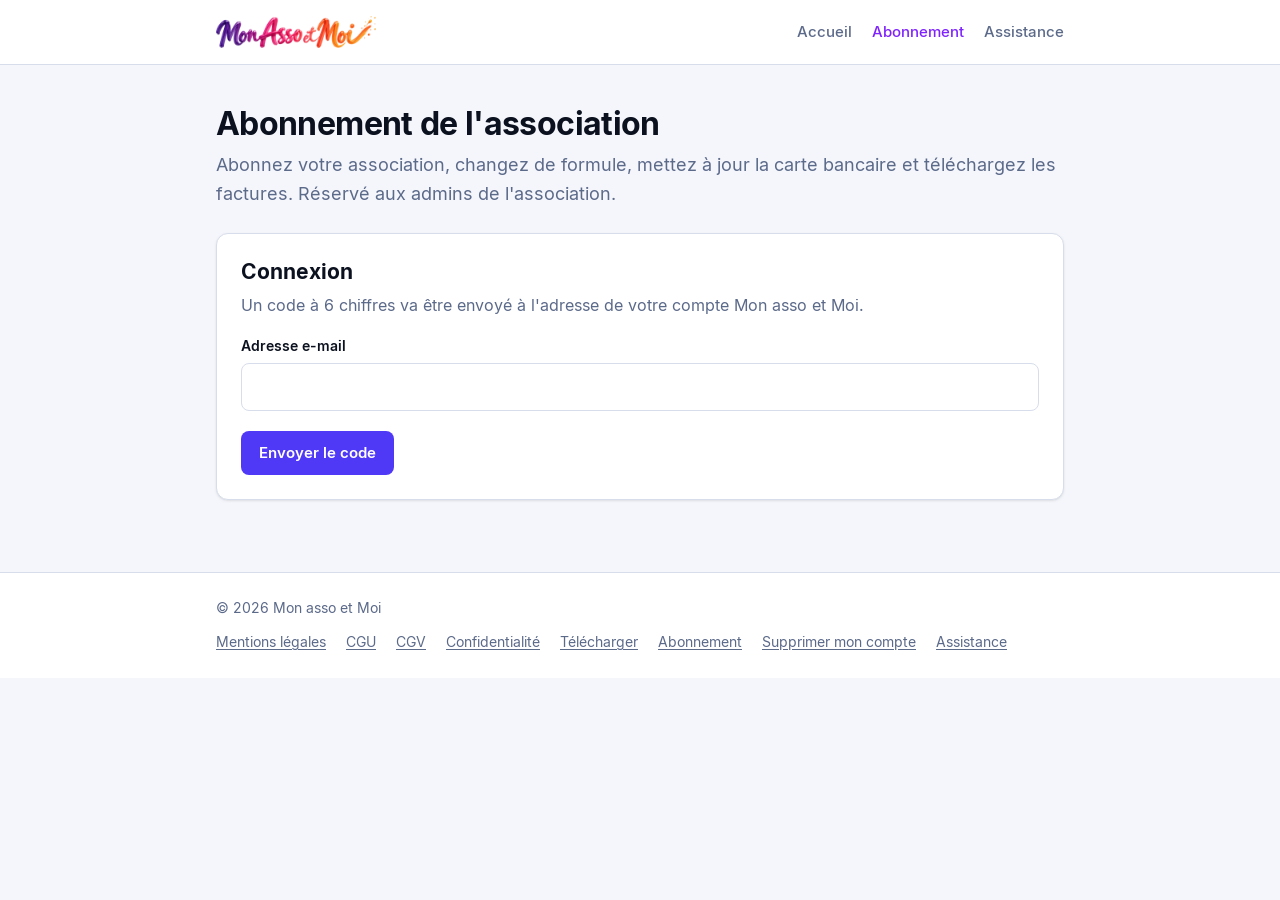
<file: abonnement.html>
<!doctype html>
<html lang="fr">
<head>
  <meta charset="utf-8">
  <meta name="viewport" content="width=device-width, initial-scale=1">
  <meta http-equiv="Content-Security-Policy" content="default-src 'self'; connect-src https://ttnndxznffefgezvqdgl.supabase.co; base-uri 'none'; form-action 'none'">
  <meta name="referrer" content="no-referrer">
  <title>Abonnement – Mon asso et Moi</title>
  <meta name="description" content="Abonner votre association à Mon asso et Moi, gérer le paiement et télécharger les factures.">
  <link rel="icon" href="assets/img/favicon.png">
  <link rel="apple-touch-icon" href="assets/img/apple-touch-icon.png">
  <link rel="stylesheet" href="assets/style.css">
</head>
<body>
  <header class="site-header">
    <div class="container">
      <a class="logo" href="https://mon-asso-et-moi.fr/"><picture><source srcset="assets/img/logo-texte-sombre.png" media="(prefers-color-scheme: dark)"><img src="assets/img/logo-texte.png" alt="Mon asso et Moi" width="400" height="80"></picture></a>
      <nav class="site-nav" aria-label="Menu">
        <a href="https://mon-asso-et-moi.fr/">Accueil</a>
        <a href="abonnement.html" aria-current="page">Abonnement</a>
        <a href="assistance.html">Assistance</a>
      </nav>
    </div>
  </header>

  <main>
    <div class="container">
      <h1>Abonnement de l'association</h1>
      <p class="lead">Abonnez votre association, changez de formule, mettez à jour la carte bancaire et téléchargez les factures. Réservé aux admins de l'association.</p>

      <!-- Retour de la page de paiement de Stripe -->
      <div class="callout callout-success" id="back-ok" role="status" hidden>
        <p><strong>Merci, votre abonnement est enregistré.</strong></p>
        <p>Si vous avez commencé depuis l'app, vous pouvez y retourner : l'abonnement s'y met à jour tout seul.</p>
      </div>
      <div class="callout callout-info" id="back-cancel" role="status" hidden>
        <p>Le paiement a été annulé : rien n'a été prélevé.</p>
      </div>

      <noscript>
        <div class="callout callout-warning"><p>Cette page a besoin de JavaScript. Vous pouvez aussi gérer l'abonnement dans l'app Mon asso et Moi sur Windows ou Mac (Paramètres, onglet « Abonnement »).</p></div>
      </noscript>

      <!-- Étape 1 : adresse e-mail -->
      <form class="card" id="step-email" novalidate>
        <h2>Connexion</h2>
        <p class="muted">Un code à 6 chiffres va être envoyé à l'adresse de votre compte Mon asso et Moi.</p>
        <label for="email">Adresse e-mail</label>
        <input id="email" type="email" autocomplete="email" inputmode="email" required>
        <p class="error" id="email-error" role="alert" hidden></p>
        <button class="btn" type="submit" id="email-submit">Envoyer le code</button>
      </form>

      <!-- Étape 2 : code reçu -->
      <form class="card" id="step-code" novalidate hidden>
        <h2>Le code reçu</h2>
        <p class="muted">Si un compte utilise l'adresse <strong id="code-email"></strong>, un code à 6 chiffres vient de lui être envoyé. Pensez à regarder dans les spams.</p>
        <label for="code">Code à 6 chiffres</label>
        <input id="code" class="code" type="text" inputmode="numeric" autocomplete="one-time-code" maxlength="6" pattern="[0-9]{6}" required>
        <p class="error" id="code-error" role="alert" hidden></p>
        <div class="actions">
          <button class="btn" type="submit" id="code-submit">Se connecter</button>
          <button class="btn btn-ghost" type="button" id="code-back">Changer d'adresse</button>
        </div>
      </form>

      <!-- Chargement -->
      <p class="muted" id="step-loading" role="status" hidden>Chargement…</p>

      <!-- Pas d'association à gérer -->
      <div class="card" id="step-none" hidden>
        <h2>Aucune association à gérer</h2>
        <p class="muted">Seuls les admins d'une association peuvent gérer son abonnement. Demandez à l'admin de votre association, ou créez la vôtre dans l'app.</p>
        <button class="btn btn-ghost" type="button" data-logout>Se déconnecter</button>
      </div>

      <!-- Étape 3 : abonnement de l'association -->
      <div id="step-subscription" hidden>
        <div class="account-bar">
          <span class="muted">Connecté : <strong id="account-email"></strong></span>
          <button class="btn btn-ghost" type="button" data-logout>Se déconnecter</button>
        </div>

        <div id="structure-picker" hidden>
          <label for="structure">Association</label>
          <select id="structure"></select>
        </div>

        <p class="error" id="subscription-error" role="alert" hidden></p>

        <section class="card" id="status-card" aria-live="polite">
          <div class="card-title">
            <h2 id="status-title">Abonnement</h2>
            <span class="state" id="status-badge"></span>
          </div>
          <div class="callout callout-success" id="status-offert" hidden>
            <p>L'association est offerte : aucun abonnement à régler.</p>
          </div>
          <div class="callout callout-warning" id="status-unpaid" hidden>
            <p>Le dernier paiement a échoué. Mettez à jour la carte bancaire avec « Gérer l'abonnement ».</p>
          </div>
          <div class="callout callout-danger" id="status-readonly" hidden>
            <p>L'association est en lecture seule tant que son abonnement n'est pas réglé : les données restent consultables et exportables.</p>
          </div>
          <dl class="kv" id="status-rows"></dl>

          <!-- Sans abonnement : choix de la formule -->
          <div id="subscribe" hidden>
            <h3>Choisir une formule</h3>
            <div class="choices" role="radiogroup" aria-label="Formule">
              <label class="choice">
                <input type="radio" name="plan" value="mensuel" checked>
                <span><strong>Mensuelle</strong><span class="choice-price" id="price-mensuel"></span></span>
              </label>
              <label class="choice">
                <input type="radio" name="plan" value="annuel">
                <span><strong>Annuelle</strong><span class="choice-price" id="price-annuel"></span></span>
              </label>
            </div>
            <p class="muted small" id="price-detail"></p>
            <div class="callout callout-info" id="trial-kept" hidden><p></p></div>
            <p class="small">Paiement par carte bancaire (Apple Pay et Google Pay compris), sur la page sécurisée de Stripe. En vous abonnant, vous acceptez les <a href="cgv.html">conditions générales de vente</a>. TVA non applicable, art. 293 B du CGI.</p>
            <div class="actions">
              <button class="btn btn-gradient" type="button" id="subscribe-submit">S'abonner</button>
              <button class="btn btn-ghost" type="button" data-refresh>Actualiser</button>
            </div>
          </div>

          <!-- Abonné : portail Stripe et changement de formule -->
          <div id="manage" hidden>
            <p class="small">Carte bancaire, coordonnées de facturation, factures et résiliation, sur la page sécurisée de Stripe.</p>
            <div class="actions">
              <button class="btn" type="button" id="portal-submit">Gérer l'abonnement</button>
              <button class="btn btn-secondary" type="button" id="switch-submit" hidden></button>
              <button class="btn btn-secondary" type="button" id="switch-cancel" hidden>Garder la formule actuelle</button>
              <button class="btn btn-ghost" type="button" data-refresh>Actualiser</button>
            </div>
          </div>
          <p class="success" id="status-message" role="status" hidden></p>
        </section>

        <section class="card" id="invoices-card" hidden>
          <h2>Factures</h2>
          <p class="muted" id="invoices-empty" hidden>Aucune facture pour l'instant.</p>
          <ul class="invoices" id="invoices"></ul>
        </section>
      </div>
    </div>
  </main>

  <footer class="site-footer">
    <div class="container">
      <span>© 2026 Mon asso et Moi</span>
      <nav aria-label="Liens utiles">
        <a href="mentions-legales.html">Mentions légales</a>
        <a href="cgu.html">CGU</a>
        <a href="cgv.html">CGV</a>
        <a href="confidentialite.html">Confidentialité</a>
        <a href="telecharger.html">Télécharger</a>
        <a href="abonnement.html" aria-current="page">Abonnement</a>
        <a href="suppression-compte.html">Supprimer mon compte</a>
        <a href="assistance.html">Assistance</a>
      </nav>
    </div>
  </footer>

  <script src="assets/js/supabase.js"></script>
  <script src="assets/js/config.js"></script>
  <script src="assets/js/abonnement.js"></script>
</body>
</html>
</file>
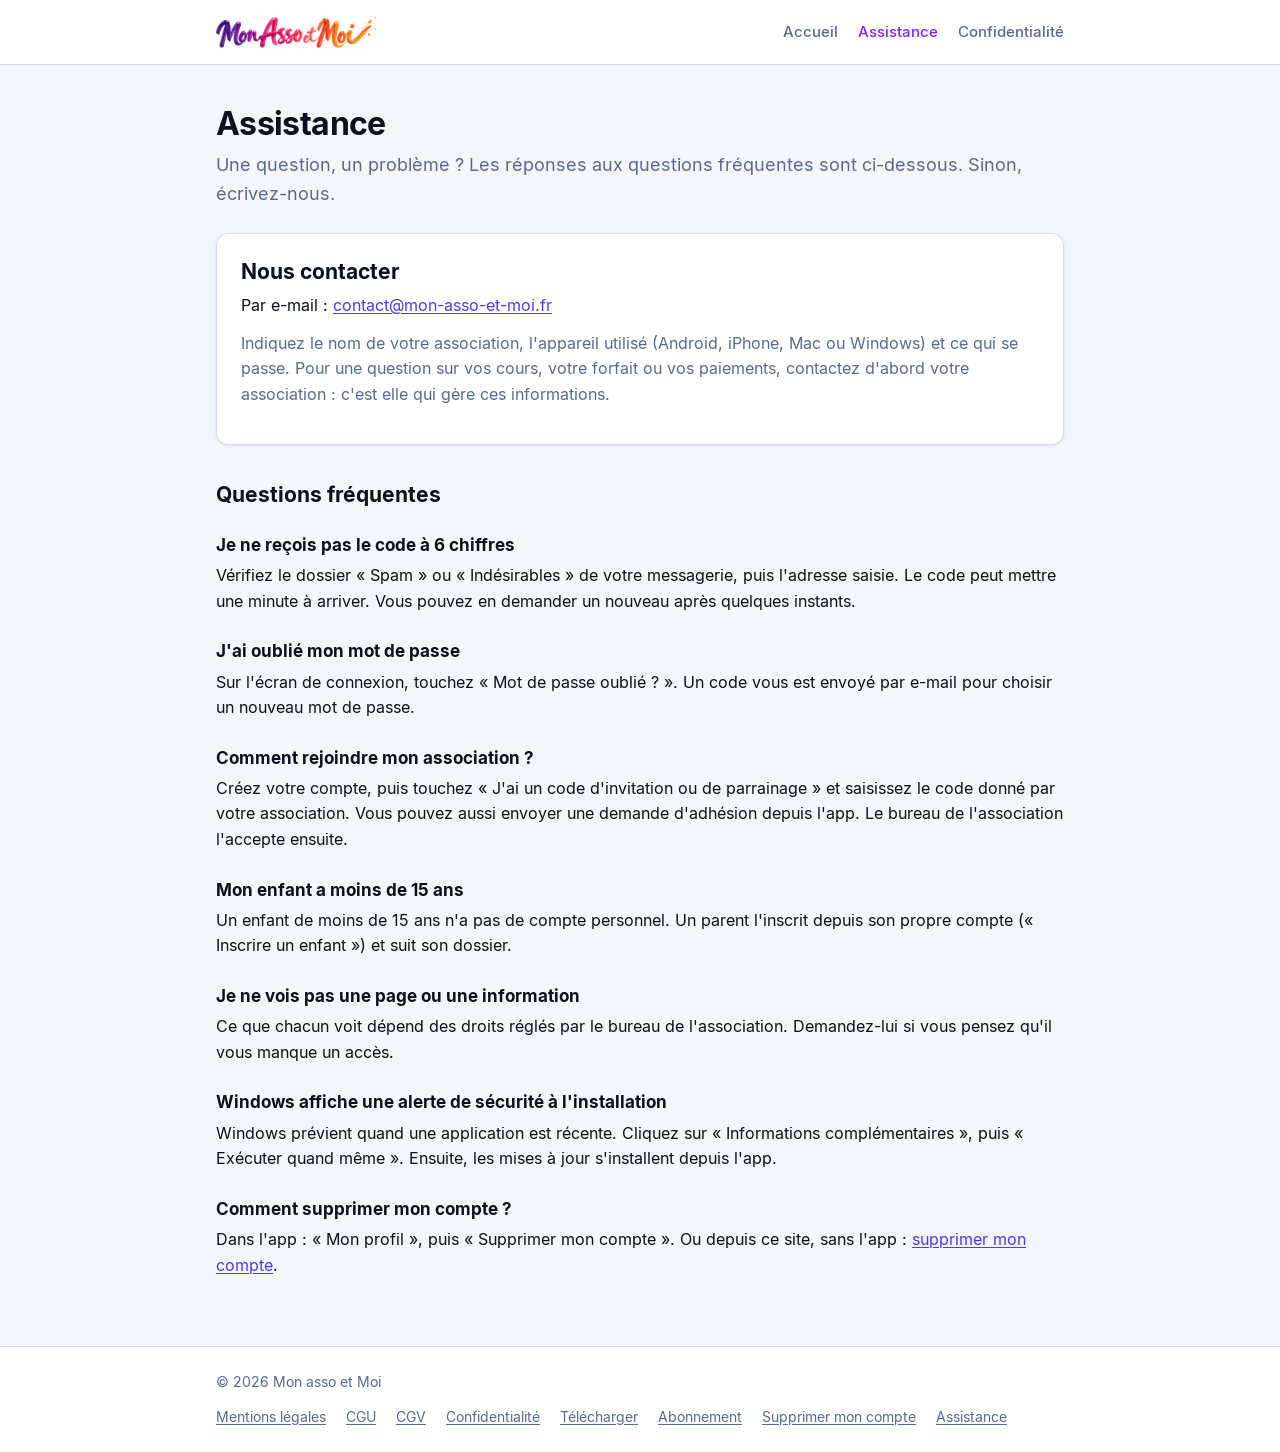
<file: assistance.html>
<!doctype html>
<html lang="fr">
<head>
  <meta charset="utf-8">
  <meta name="viewport" content="width=device-width, initial-scale=1">
  <meta http-equiv="Content-Security-Policy" content="default-src 'self'; base-uri 'none'; form-action 'none'">
  <title>Assistance – Mon asso et Moi</title>
  <meta name="description" content="Aide et contact pour l'application Mon asso et Moi.">
  <link rel="icon" href="assets/img/favicon.png">
  <link rel="apple-touch-icon" href="assets/img/apple-touch-icon.png">
  <link rel="stylesheet" href="assets/style.css">
</head>
<body>
  <header class="site-header">
    <div class="container">
      <a class="logo" href="https://mon-asso-et-moi.fr/"><picture><source srcset="assets/img/logo-texte-sombre.png" media="(prefers-color-scheme: dark)"><img src="assets/img/logo-texte.png" alt="Mon asso et Moi" width="400" height="80"></picture></a>
      <nav class="site-nav" aria-label="Menu">
        <a href="https://mon-asso-et-moi.fr/">Accueil</a>
        <a href="assistance.html" aria-current="page">Assistance</a>
        <a href="confidentialite.html">Confidentialité</a>
      </nav>
    </div>
  </header>

  <main>
    <div class="container">
      <h1>Assistance</h1>
      <p class="lead">Une question, un problème ? Les réponses aux questions fréquentes sont ci-dessous. Sinon, écrivez-nous.</p>

      <div class="card">
        <h2>Nous contacter</h2>
        <p>Par e-mail : <a href="mailto:contact@mon-asso-et-moi.fr">contact@mon-asso-et-moi.fr</a></p>
        <p class="muted">Indiquez le nom de votre association, l'appareil utilisé (Android, iPhone, Mac ou Windows) et ce qui se passe. Pour une question sur vos cours, votre forfait ou vos paiements, contactez d'abord votre association : c'est elle qui gère ces informations.</p>
      </div>

      <h2>Questions fréquentes</h2>

      <h3>Je ne reçois pas le code à 6 chiffres</h3>
      <p>Vérifiez le dossier « Spam » ou « Indésirables » de votre messagerie, puis l'adresse saisie. Le code peut mettre une minute à arriver. Vous pouvez en demander un nouveau après quelques instants.</p>

      <h3>J'ai oublié mon mot de passe</h3>
      <p>Sur l'écran de connexion, touchez « Mot de passe oublié ? ». Un code vous est envoyé par e-mail pour choisir un nouveau mot de passe.</p>

      <h3>Comment rejoindre mon association ?</h3>
      <p>Créez votre compte, puis touchez « J'ai un code d'invitation ou de parrainage » et saisissez le code donné par votre association. Vous pouvez aussi envoyer une demande d'adhésion depuis l'app. Le bureau de l'association l'accepte ensuite.</p>

      <h3>Mon enfant a moins de 15 ans</h3>
      <p>Un enfant de moins de 15 ans n'a pas de compte personnel. Un parent l'inscrit depuis son propre compte (« Inscrire un enfant ») et suit son dossier.</p>

      <h3>Je ne vois pas une page ou une information</h3>
      <p>Ce que chacun voit dépend des droits réglés par le bureau de l'association. Demandez-lui si vous pensez qu'il vous manque un accès.</p>

      <h3>Windows affiche une alerte de sécurité à l'installation</h3>
      <p>Windows prévient quand une application est récente. Cliquez sur « Informations complémentaires », puis « Exécuter quand même ». Ensuite, les mises à jour s'installent depuis l'app.</p>

      <h3>Comment supprimer mon compte ?</h3>
      <p>Dans l'app : « Mon profil », puis « Supprimer mon compte ». Ou depuis ce site, sans l'app : <a href="suppression-compte.html">supprimer mon compte</a>.</p>
    </div>
  </main>

  <footer class="site-footer">
    <div class="container">
      <span>© 2026 Mon asso et Moi</span>
      <nav aria-label="Liens utiles">
        <a href="mentions-legales.html">Mentions légales</a>
        <a href="cgu.html">CGU</a>
        <a href="cgv.html">CGV</a>
        <a href="confidentialite.html">Confidentialité</a>
        <a href="telecharger.html">Télécharger</a>
        <a href="abonnement.html">Abonnement</a>
        <a href="suppression-compte.html">Supprimer mon compte</a>
        <a href="assistance.html">Assistance</a>
      </nav>
    </div>
  </footer>
</body>
</html>
</file>
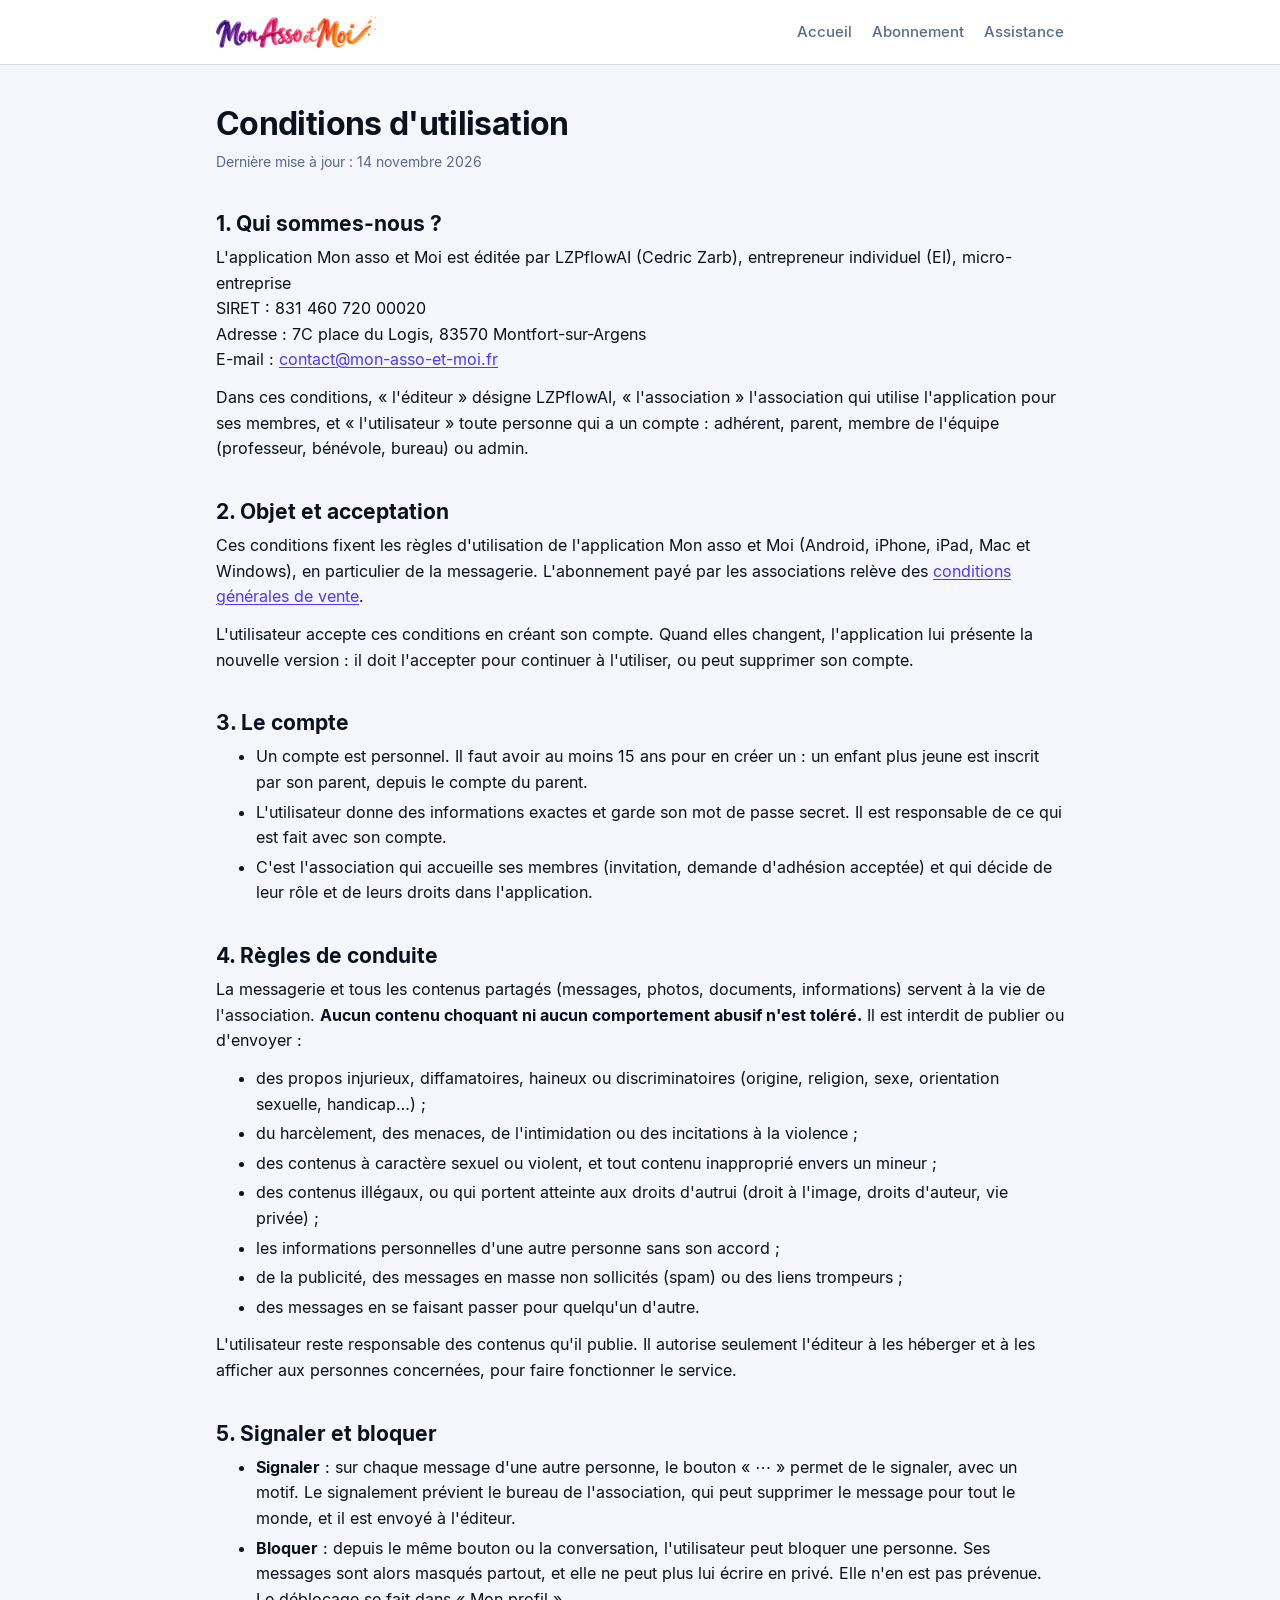
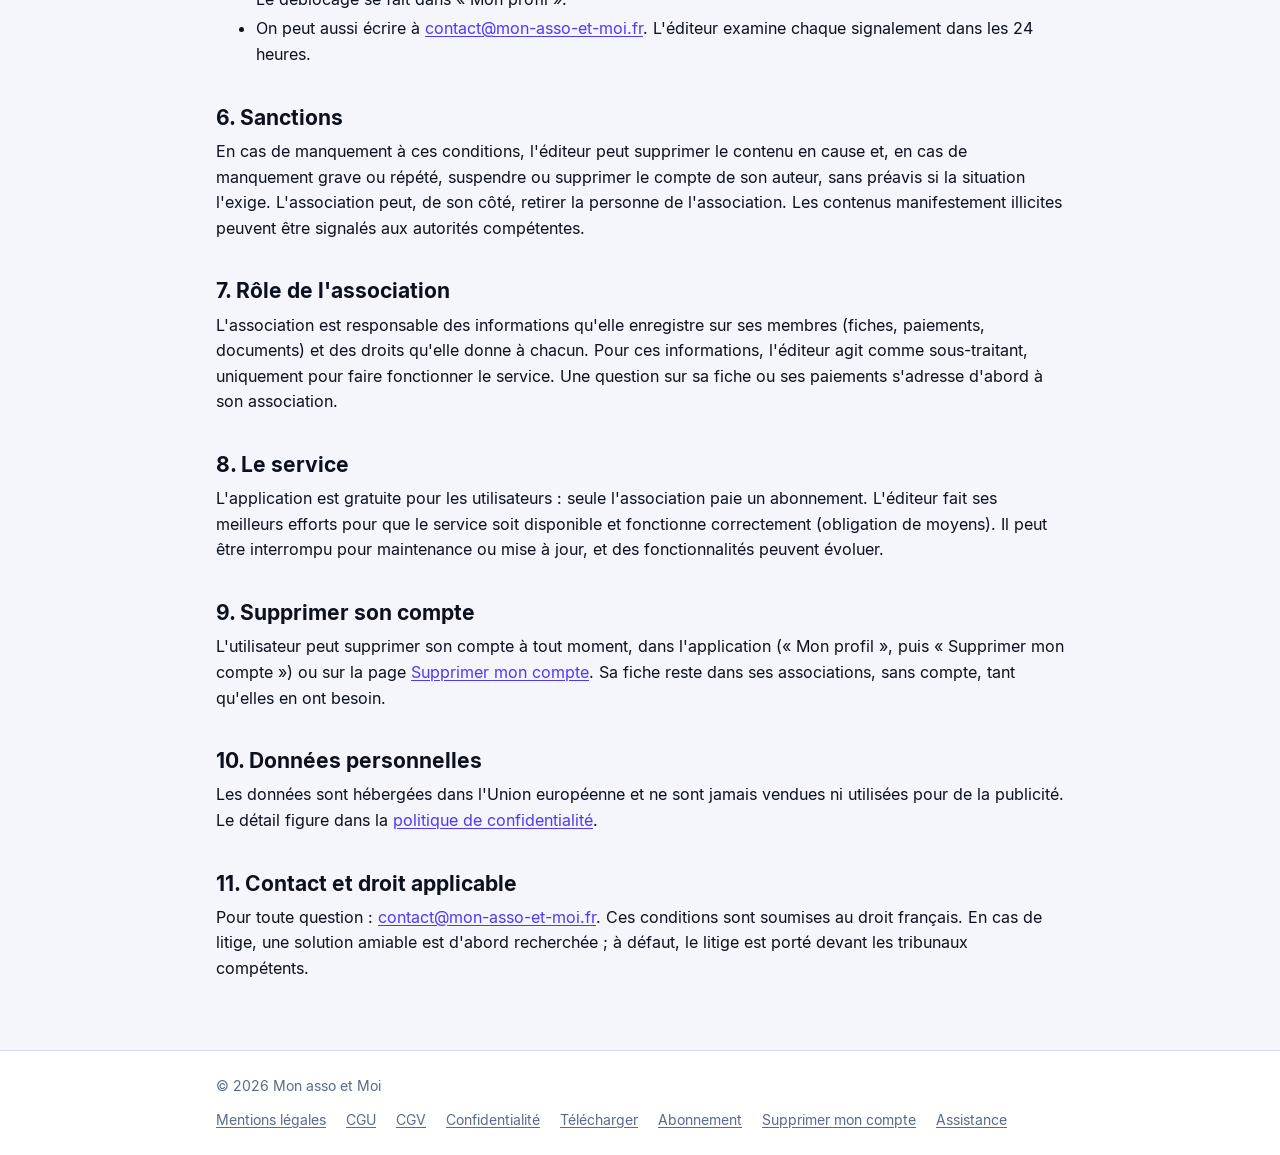
<file: cgu.html>
<!doctype html>
<html lang="fr">
<head>
  <meta charset="utf-8">
  <meta name="viewport" content="width=device-width, initial-scale=1">
  <meta http-equiv="Content-Security-Policy" content="default-src 'self'; base-uri 'none'; form-action 'none'">
  <meta name="referrer" content="no-referrer">
  <title>Conditions d'utilisation – Mon asso et Moi</title>
  <meta name="description" content="Conditions d'utilisation de l'application Mon asso et Moi : compte, règles de la messagerie, signalement et sanctions.">
  <link rel="icon" href="assets/img/favicon.png">
  <link rel="apple-touch-icon" href="assets/img/apple-touch-icon.png">
  <link rel="stylesheet" href="assets/style.css">
</head>
<body>
  <header class="site-header">
    <div class="container">
      <a class="logo" href="https://mon-asso-et-moi.fr/"><picture><source srcset="assets/img/logo-texte-sombre.png" media="(prefers-color-scheme: dark)"><img src="assets/img/logo-texte.png" alt="Mon asso et Moi" width="400" height="80"></picture></a>
      <nav class="site-nav" aria-label="Menu">
        <a href="https://mon-asso-et-moi.fr/">Accueil</a>
        <a href="abonnement.html">Abonnement</a>
        <a href="assistance.html">Assistance</a>
      </nav>
    </div>
  </header>

  <main>
    <div class="container">
      <h1>Conditions d'utilisation</h1>
      <p class="updated">Dernière mise à jour : 14 novembre 2026</p>

      <h2>1. Qui sommes-nous ?</h2>
      <p>
        L'application Mon asso et Moi est éditée par LZPflowAI (Cedric Zarb), entrepreneur individuel (EI), micro-entreprise<br>
        SIRET : 831 460 720 00020<br>
        Adresse : 7C place du Logis, 83570 Montfort-sur-Argens<br>
        E-mail : <a href="mailto:contact@mon-asso-et-moi.fr">contact@mon-asso-et-moi.fr</a>
      </p>
      <p>Dans ces conditions, « l'éditeur » désigne LZPflowAI, « l'association » l'association qui utilise l'application pour ses membres, et « l'utilisateur » toute personne qui a un compte : adhérent, parent, membre de l'équipe (professeur, bénévole, bureau) ou admin.</p>

      <h2>2. Objet et acceptation</h2>
      <p>Ces conditions fixent les règles d'utilisation de l'application Mon asso et Moi (Android, iPhone, iPad, Mac et Windows), en particulier de la messagerie. L'abonnement payé par les associations relève des <a href="cgv.html">conditions générales de vente</a>.</p>
      <p>L'utilisateur accepte ces conditions en créant son compte. Quand elles changent, l'application lui présente la nouvelle version : il doit l'accepter pour continuer à l'utiliser, ou peut supprimer son compte.</p>

      <h2>3. Le compte</h2>
      <ul>
        <li>Un compte est personnel. Il faut avoir au moins 15 ans pour en créer un : un enfant plus jeune est inscrit par son parent, depuis le compte du parent.</li>
        <li>L'utilisateur donne des informations exactes et garde son mot de passe secret. Il est responsable de ce qui est fait avec son compte.</li>
        <li>C'est l'association qui accueille ses membres (invitation, demande d'adhésion acceptée) et qui décide de leur rôle et de leurs droits dans l'application.</li>
      </ul>

      <h2>4. Règles de conduite</h2>
      <p>La messagerie et tous les contenus partagés (messages, photos, documents, informations) servent à la vie de l'association. <strong>Aucun contenu choquant ni aucun comportement abusif n'est toléré.</strong> Il est interdit de publier ou d'envoyer :</p>
      <ul>
        <li>des propos injurieux, diffamatoires, haineux ou discriminatoires (origine, religion, sexe, orientation sexuelle, handicap…) ;</li>
        <li>du harcèlement, des menaces, de l'intimidation ou des incitations à la violence ;</li>
        <li>des contenus à caractère sexuel ou violent, et tout contenu inapproprié envers un mineur ;</li>
        <li>des contenus illégaux, ou qui portent atteinte aux droits d'autrui (droit à l'image, droits d'auteur, vie privée) ;</li>
        <li>les informations personnelles d'une autre personne sans son accord ;</li>
        <li>de la publicité, des messages en masse non sollicités (spam) ou des liens trompeurs ;</li>
        <li>des messages en se faisant passer pour quelqu'un d'autre.</li>
      </ul>
      <p>L'utilisateur reste responsable des contenus qu'il publie. Il autorise seulement l'éditeur à les héberger et à les afficher aux personnes concernées, pour faire fonctionner le service.</p>

      <h2>5. Signaler et bloquer</h2>
      <ul>
        <li><strong>Signaler</strong> : sur chaque message d'une autre personne, le bouton « ⋯ » permet de le signaler, avec un motif. Le signalement prévient le bureau de l'association, qui peut supprimer le message pour tout le monde, et il est envoyé à l'éditeur.</li>
        <li><strong>Bloquer</strong> : depuis le même bouton ou la conversation, l'utilisateur peut bloquer une personne. Ses messages sont alors masqués partout, et elle ne peut plus lui écrire en privé. Elle n'en est pas prévenue. Le déblocage se fait dans « Mon profil ».</li>
        <li>On peut aussi écrire à <a href="mailto:contact@mon-asso-et-moi.fr">contact@mon-asso-et-moi.fr</a>. L'éditeur examine chaque signalement dans les 24 heures.</li>
      </ul>

      <h2>6. Sanctions</h2>
      <p>En cas de manquement à ces conditions, l'éditeur peut supprimer le contenu en cause et, en cas de manquement grave ou répété, suspendre ou supprimer le compte de son auteur, sans préavis si la situation l'exige. L'association peut, de son côté, retirer la personne de l'association. Les contenus manifestement illicites peuvent être signalés aux autorités compétentes.</p>

      <h2>7. Rôle de l'association</h2>
      <p>L'association est responsable des informations qu'elle enregistre sur ses membres (fiches, paiements, documents) et des droits qu'elle donne à chacun. Pour ces informations, l'éditeur agit comme sous-traitant, uniquement pour faire fonctionner le service. Une question sur sa fiche ou ses paiements s'adresse d'abord à son association.</p>

      <h2>8. Le service</h2>
      <p>L'application est gratuite pour les utilisateurs : seule l'association paie un abonnement. L'éditeur fait ses meilleurs efforts pour que le service soit disponible et fonctionne correctement (obligation de moyens). Il peut être interrompu pour maintenance ou mise à jour, et des fonctionnalités peuvent évoluer.</p>

      <h2>9. Supprimer son compte</h2>
      <p>L'utilisateur peut supprimer son compte à tout moment, dans l'application (« Mon profil », puis « Supprimer mon compte ») ou sur la page <a href="suppression-compte.html">Supprimer mon compte</a>. Sa fiche reste dans ses associations, sans compte, tant qu'elles en ont besoin.</p>

      <h2>10. Données personnelles</h2>
      <p>Les données sont hébergées dans l'Union européenne et ne sont jamais vendues ni utilisées pour de la publicité. Le détail figure dans la <a href="confidentialite.html">politique de confidentialité</a>.</p>

      <h2>11. Contact et droit applicable</h2>
      <p>Pour toute question : <a href="mailto:contact@mon-asso-et-moi.fr">contact@mon-asso-et-moi.fr</a>. Ces conditions sont soumises au droit français. En cas de litige, une solution amiable est d'abord recherchée ; à défaut, le litige est porté devant les tribunaux compétents.</p>
    </div>
  </main>

  <footer class="site-footer">
    <div class="container">
      <span>© 2026 Mon asso et Moi</span>
      <nav aria-label="Liens utiles">
        <a href="mentions-legales.html">Mentions légales</a>
        <a href="cgu.html" aria-current="page">CGU</a>
        <a href="cgv.html">CGV</a>
        <a href="confidentialite.html">Confidentialité</a>
        <a href="telecharger.html">Télécharger</a>
        <a href="abonnement.html">Abonnement</a>
        <a href="suppression-compte.html">Supprimer mon compte</a>
        <a href="assistance.html">Assistance</a>
      </nav>
    </div>
  </footer>
</body>
</html>
</file>
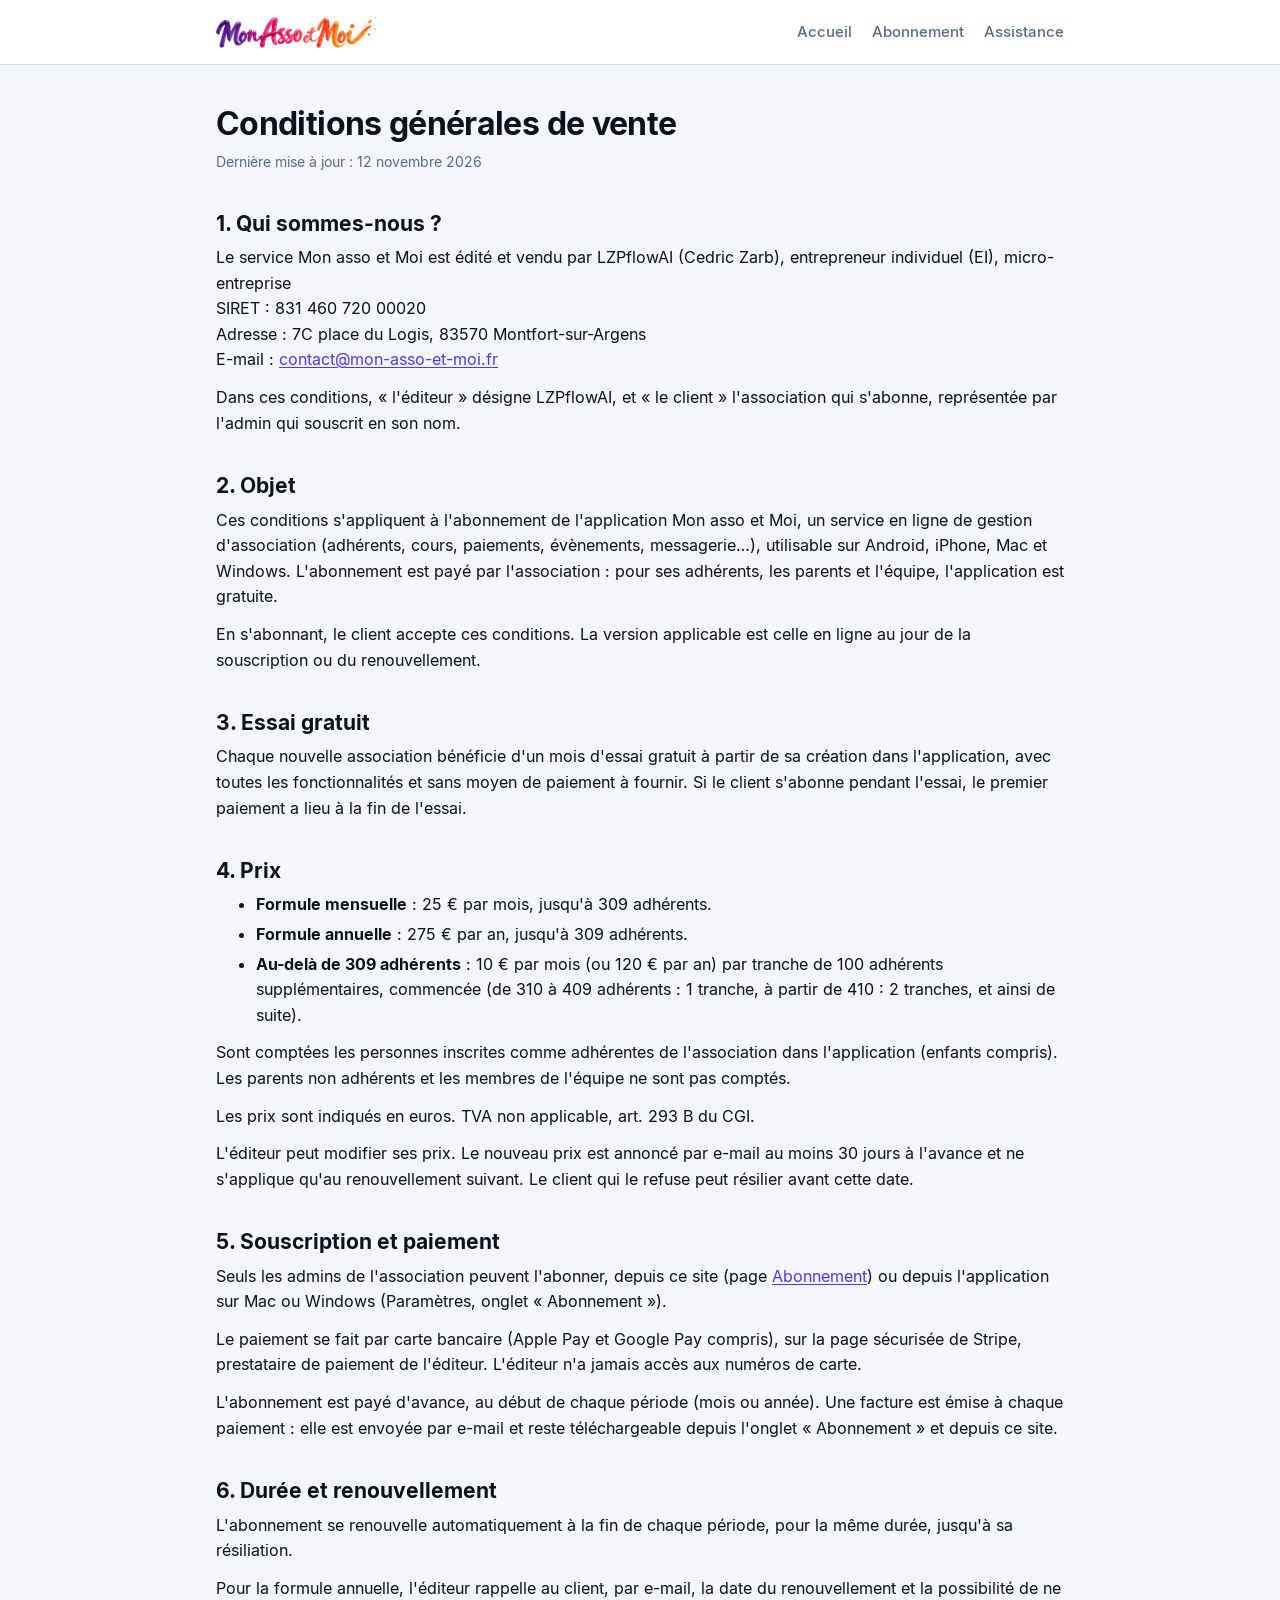
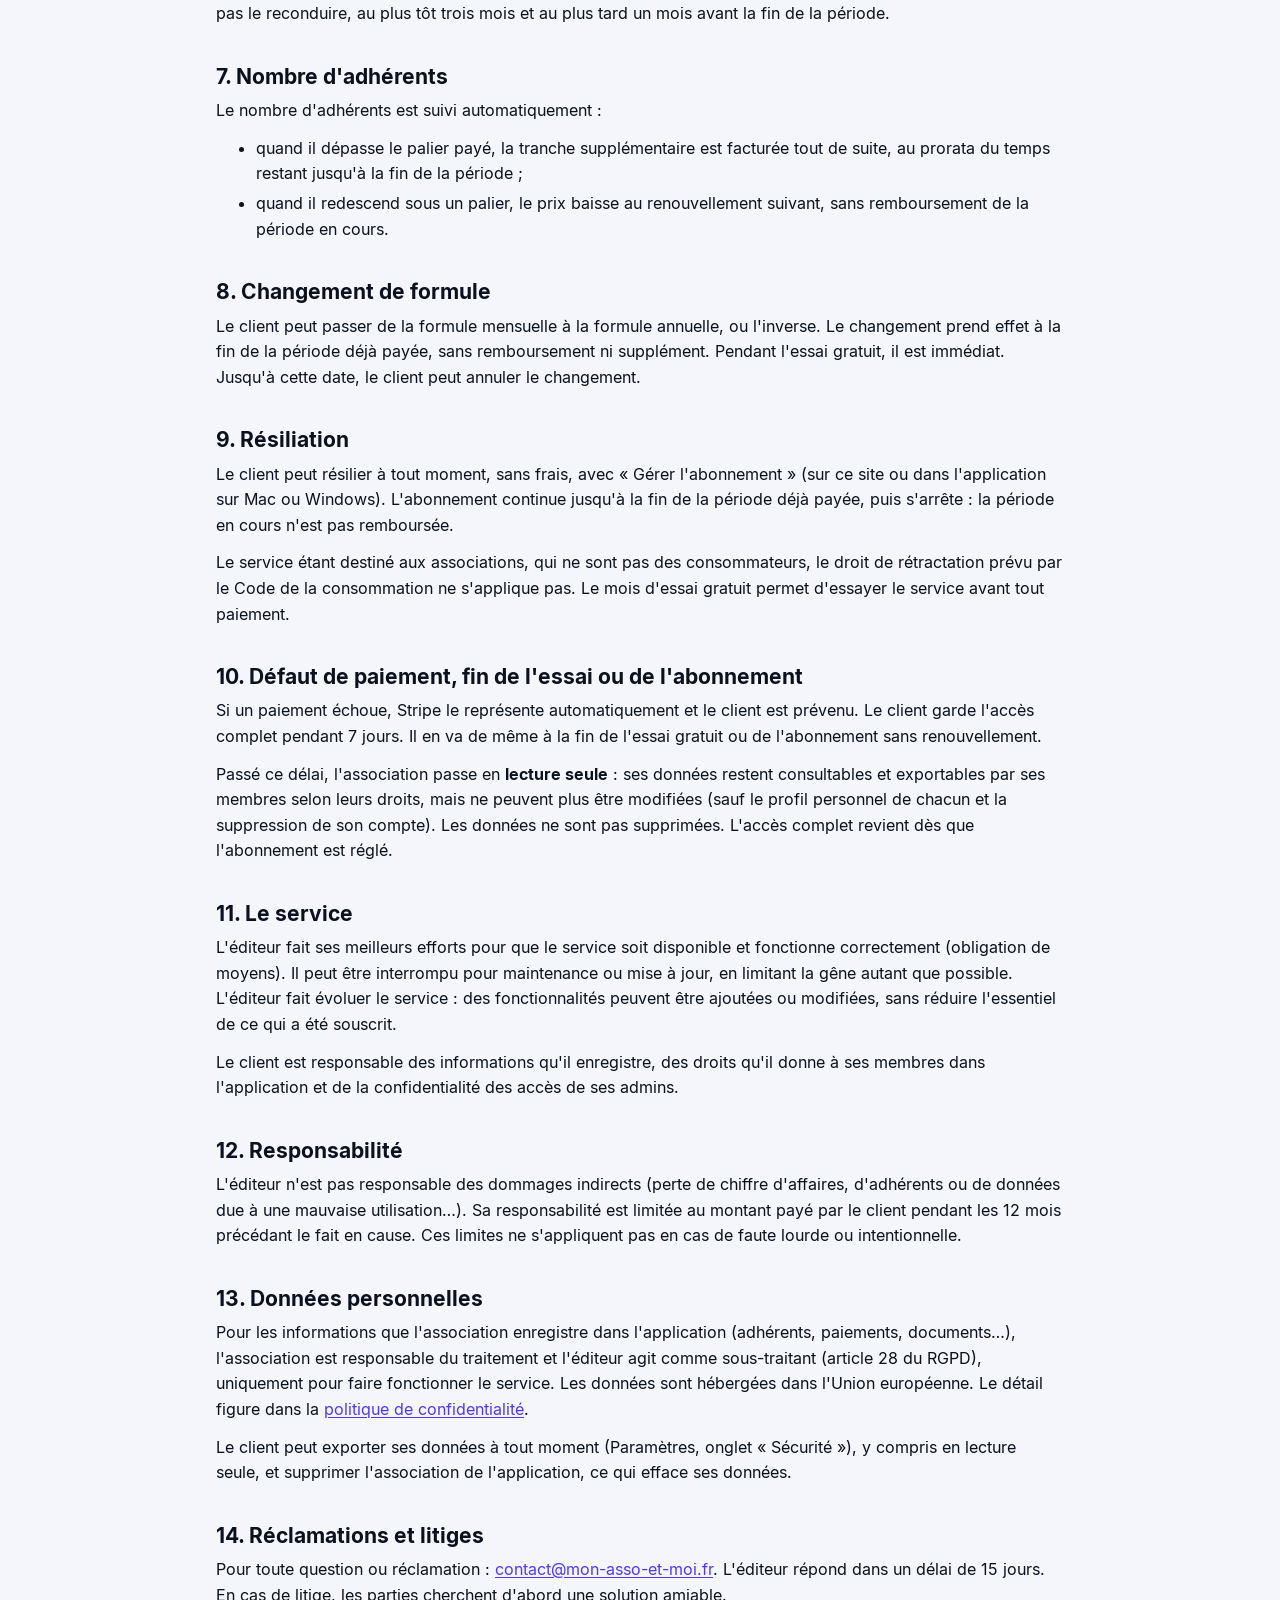
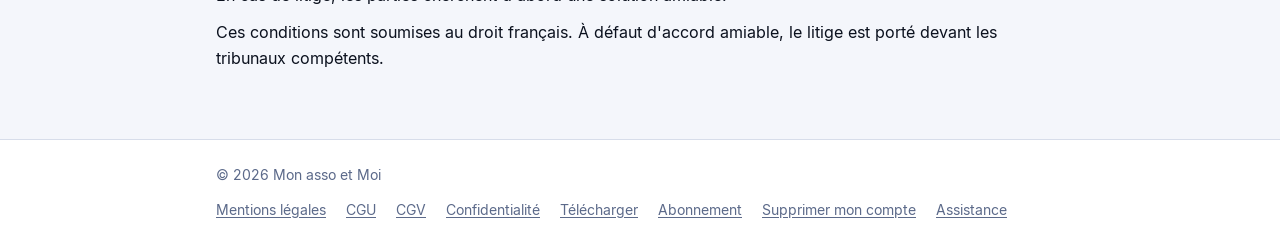
<file: cgv.html>
<!doctype html>
<html lang="fr">
<head>
  <meta charset="utf-8">
  <meta name="viewport" content="width=device-width, initial-scale=1">
  <meta http-equiv="Content-Security-Policy" content="default-src 'self'; base-uri 'none'; form-action 'none'">
  <meta name="referrer" content="no-referrer">
  <title>Conditions générales de vente – Mon asso et Moi</title>
  <meta name="description" content="Conditions générales de vente de l'abonnement Mon asso et Moi pour les associations.">
  <link rel="icon" href="assets/img/favicon.png">
  <link rel="apple-touch-icon" href="assets/img/apple-touch-icon.png">
  <link rel="stylesheet" href="assets/style.css">
</head>
<body>
  <header class="site-header">
    <div class="container">
      <a class="logo" href="https://mon-asso-et-moi.fr/"><picture><source srcset="assets/img/logo-texte-sombre.png" media="(prefers-color-scheme: dark)"><img src="assets/img/logo-texte.png" alt="Mon asso et Moi" width="400" height="80"></picture></a>
      <nav class="site-nav" aria-label="Menu">
        <a href="https://mon-asso-et-moi.fr/">Accueil</a>
        <a href="abonnement.html">Abonnement</a>
        <a href="assistance.html">Assistance</a>
      </nav>
    </div>
  </header>

  <main>
    <div class="container">
      <h1>Conditions générales de vente</h1>
      <p class="updated">Dernière mise à jour : 12 novembre 2026</p>

      <h2>1. Qui sommes-nous ?</h2>
      <p>
        Le service Mon asso et Moi est édité et vendu par LZPflowAI (Cedric Zarb), entrepreneur individuel (EI), micro-entreprise<br>
        SIRET : 831 460 720 00020<br>
        Adresse : 7C place du Logis, 83570 Montfort-sur-Argens<br>
        E-mail : <a href="mailto:contact@mon-asso-et-moi.fr">contact@mon-asso-et-moi.fr</a>
      </p>
      <p>Dans ces conditions, « l'éditeur » désigne LZPflowAI, et « le client » l'association qui s'abonne, représentée par l'admin qui souscrit en son nom.</p>

      <h2>2. Objet</h2>
      <p>Ces conditions s'appliquent à l'abonnement de l'application Mon asso et Moi, un service en ligne de gestion d'association (adhérents, cours, paiements, évènements, messagerie…), utilisable sur Android, iPhone, Mac et Windows. L'abonnement est payé par l'association : pour ses adhérents, les parents et l'équipe, l'application est gratuite.</p>
      <p>En s'abonnant, le client accepte ces conditions. La version applicable est celle en ligne au jour de la souscription ou du renouvellement.</p>

      <h2>3. Essai gratuit</h2>
      <p>Chaque nouvelle association bénéficie d'un mois d'essai gratuit à partir de sa création dans l'application, avec toutes les fonctionnalités et sans moyen de paiement à fournir. Si le client s'abonne pendant l'essai, le premier paiement a lieu à la fin de l'essai.</p>

      <h2>4. Prix</h2>
      <ul>
        <li><strong>Formule mensuelle</strong> : 25 € par mois, jusqu'à 309 adhérents.</li>
        <li><strong>Formule annuelle</strong> : 275 € par an, jusqu'à 309 adhérents.</li>
        <li><strong>Au-delà de 309 adhérents</strong> : 10 € par mois (ou 120 € par an) par tranche de 100 adhérents supplémentaires, commencée (de 310 à 409 adhérents : 1 tranche, à partir de 410 : 2 tranches, et ainsi de suite).</li>
      </ul>
      <p>Sont comptées les personnes inscrites comme adhérentes de l'association dans l'application (enfants compris). Les parents non adhérents et les membres de l'équipe ne sont pas comptés.</p>
      <p>Les prix sont indiqués en euros. TVA non applicable, art. 293 B du CGI.</p>
      <p>L'éditeur peut modifier ses prix. Le nouveau prix est annoncé par e-mail au moins 30 jours à l'avance et ne s'applique qu'au renouvellement suivant. Le client qui le refuse peut résilier avant cette date.</p>

      <h2>5. Souscription et paiement</h2>
      <p>Seuls les admins de l'association peuvent l'abonner, depuis ce site (page <a href="abonnement.html">Abonnement</a>) ou depuis l'application sur Mac ou Windows (Paramètres, onglet « Abonnement »).</p>
      <p>Le paiement se fait par carte bancaire (Apple Pay et Google Pay compris), sur la page sécurisée de Stripe, prestataire de paiement de l'éditeur. L'éditeur n'a jamais accès aux numéros de carte.</p>
      <p>L'abonnement est payé d'avance, au début de chaque période (mois ou année). Une facture est émise à chaque paiement : elle est envoyée par e-mail et reste téléchargeable depuis l'onglet « Abonnement » et depuis ce site.</p>

      <h2>6. Durée et renouvellement</h2>
      <p>L'abonnement se renouvelle automatiquement à la fin de chaque période, pour la même durée, jusqu'à sa résiliation.</p>
      <p>Pour la formule annuelle, l'éditeur rappelle au client, par e-mail, la date du renouvellement et la possibilité de ne pas le reconduire, au plus tôt trois mois et au plus tard un mois avant la fin de la période.</p>

      <h2>7. Nombre d'adhérents</h2>
      <p>Le nombre d'adhérents est suivi automatiquement :</p>
      <ul>
        <li>quand il dépasse le palier payé, la tranche supplémentaire est facturée tout de suite, au prorata du temps restant jusqu'à la fin de la période ;</li>
        <li>quand il redescend sous un palier, le prix baisse au renouvellement suivant, sans remboursement de la période en cours.</li>
      </ul>

      <h2>8. Changement de formule</h2>
      <p>Le client peut passer de la formule mensuelle à la formule annuelle, ou l'inverse. Le changement prend effet à la fin de la période déjà payée, sans remboursement ni supplément. Pendant l'essai gratuit, il est immédiat. Jusqu'à cette date, le client peut annuler le changement.</p>

      <h2>9. Résiliation</h2>
      <p>Le client peut résilier à tout moment, sans frais, avec « Gérer l'abonnement » (sur ce site ou dans l'application sur Mac ou Windows). L'abonnement continue jusqu'à la fin de la période déjà payée, puis s'arrête : la période en cours n'est pas remboursée.</p>
      <p>Le service étant destiné aux associations, qui ne sont pas des consommateurs, le droit de rétractation prévu par le Code de la consommation ne s'applique pas. Le mois d'essai gratuit permet d'essayer le service avant tout paiement.</p>

      <h2>10. Défaut de paiement, fin de l'essai ou de l'abonnement</h2>
      <p>Si un paiement échoue, Stripe le représente automatiquement et le client est prévenu. Le client garde l'accès complet pendant 7 jours. Il en va de même à la fin de l'essai gratuit ou de l'abonnement sans renouvellement.</p>
      <p>Passé ce délai, l'association passe en <strong>lecture seule</strong> : ses données restent consultables et exportables par ses membres selon leurs droits, mais ne peuvent plus être modifiées (sauf le profil personnel de chacun et la suppression de son compte). Les données ne sont pas supprimées. L'accès complet revient dès que l'abonnement est réglé.</p>

      <h2>11. Le service</h2>
      <p>L'éditeur fait ses meilleurs efforts pour que le service soit disponible et fonctionne correctement (obligation de moyens). Il peut être interrompu pour maintenance ou mise à jour, en limitant la gêne autant que possible. L'éditeur fait évoluer le service : des fonctionnalités peuvent être ajoutées ou modifiées, sans réduire l'essentiel de ce qui a été souscrit.</p>
      <p>Le client est responsable des informations qu'il enregistre, des droits qu'il donne à ses membres dans l'application et de la confidentialité des accès de ses admins.</p>

      <h2>12. Responsabilité</h2>
      <p>L'éditeur n'est pas responsable des dommages indirects (perte de chiffre d'affaires, d'adhérents ou de données due à une mauvaise utilisation…). Sa responsabilité est limitée au montant payé par le client pendant les 12 mois précédant le fait en cause. Ces limites ne s'appliquent pas en cas de faute lourde ou intentionnelle.</p>

      <h2>13. Données personnelles</h2>
      <p>Pour les informations que l'association enregistre dans l'application (adhérents, paiements, documents…), l'association est responsable du traitement et l'éditeur agit comme sous-traitant (article 28 du RGPD), uniquement pour faire fonctionner le service. Les données sont hébergées dans l'Union européenne. Le détail figure dans la <a href="confidentialite.html">politique de confidentialité</a>.</p>
      <p>Le client peut exporter ses données à tout moment (Paramètres, onglet « Sécurité »), y compris en lecture seule, et supprimer l'association de l'application, ce qui efface ses données.</p>

      <h2>14. Réclamations et litiges</h2>
      <p>Pour toute question ou réclamation : <a href="mailto:contact@mon-asso-et-moi.fr">contact@mon-asso-et-moi.fr</a>. L'éditeur répond dans un délai de 15 jours. En cas de litige, les parties cherchent d'abord une solution amiable.</p>
      <p>Ces conditions sont soumises au droit français. À défaut d'accord amiable, le litige est porté devant les tribunaux compétents.</p>
    </div>
  </main>

  <footer class="site-footer">
    <div class="container">
      <span>© 2026 Mon asso et Moi</span>
      <nav aria-label="Liens utiles">
        <a href="mentions-legales.html">Mentions légales</a>
        <a href="cgu.html">CGU</a>
        <a href="cgv.html" aria-current="page">CGV</a>
        <a href="confidentialite.html">Confidentialité</a>
        <a href="telecharger.html">Télécharger</a>
        <a href="abonnement.html">Abonnement</a>
        <a href="suppression-compte.html">Supprimer mon compte</a>
        <a href="assistance.html">Assistance</a>
      </nav>
    </div>
  </footer>
</body>
</html>
</file>
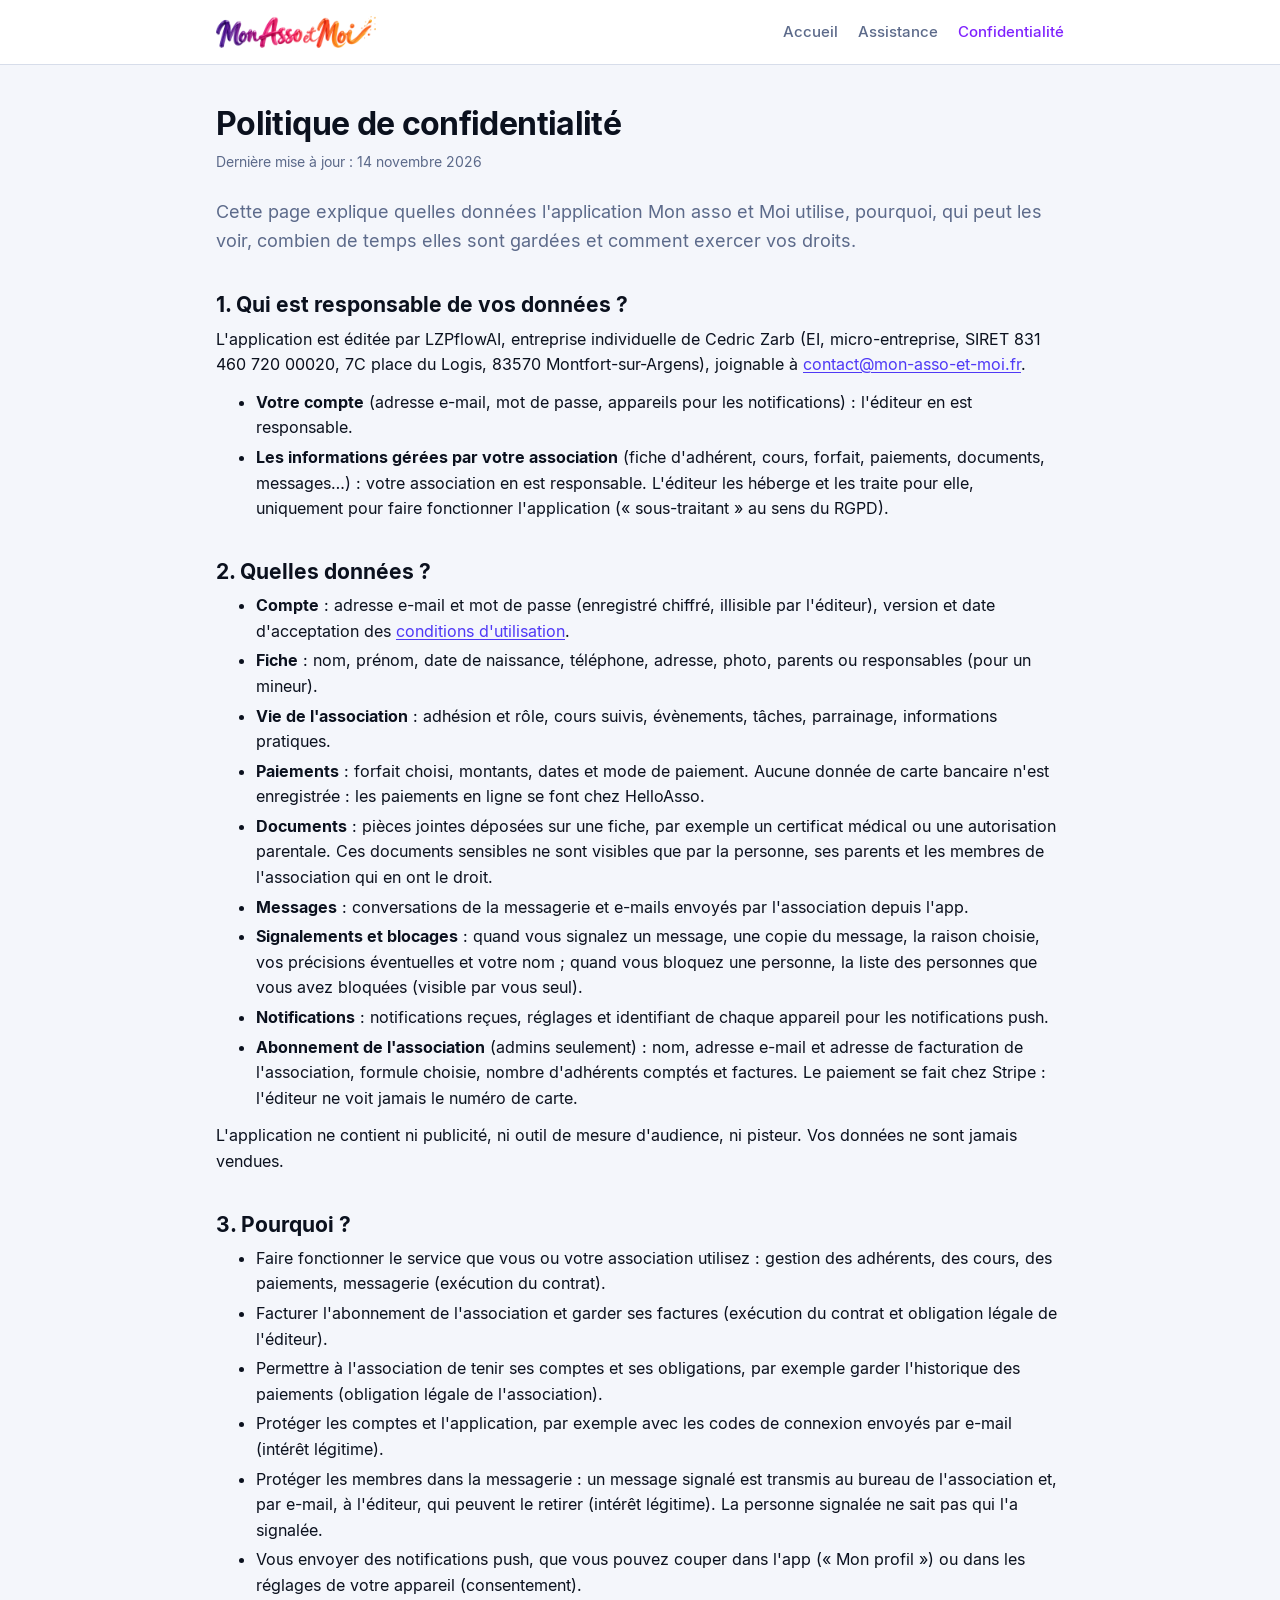
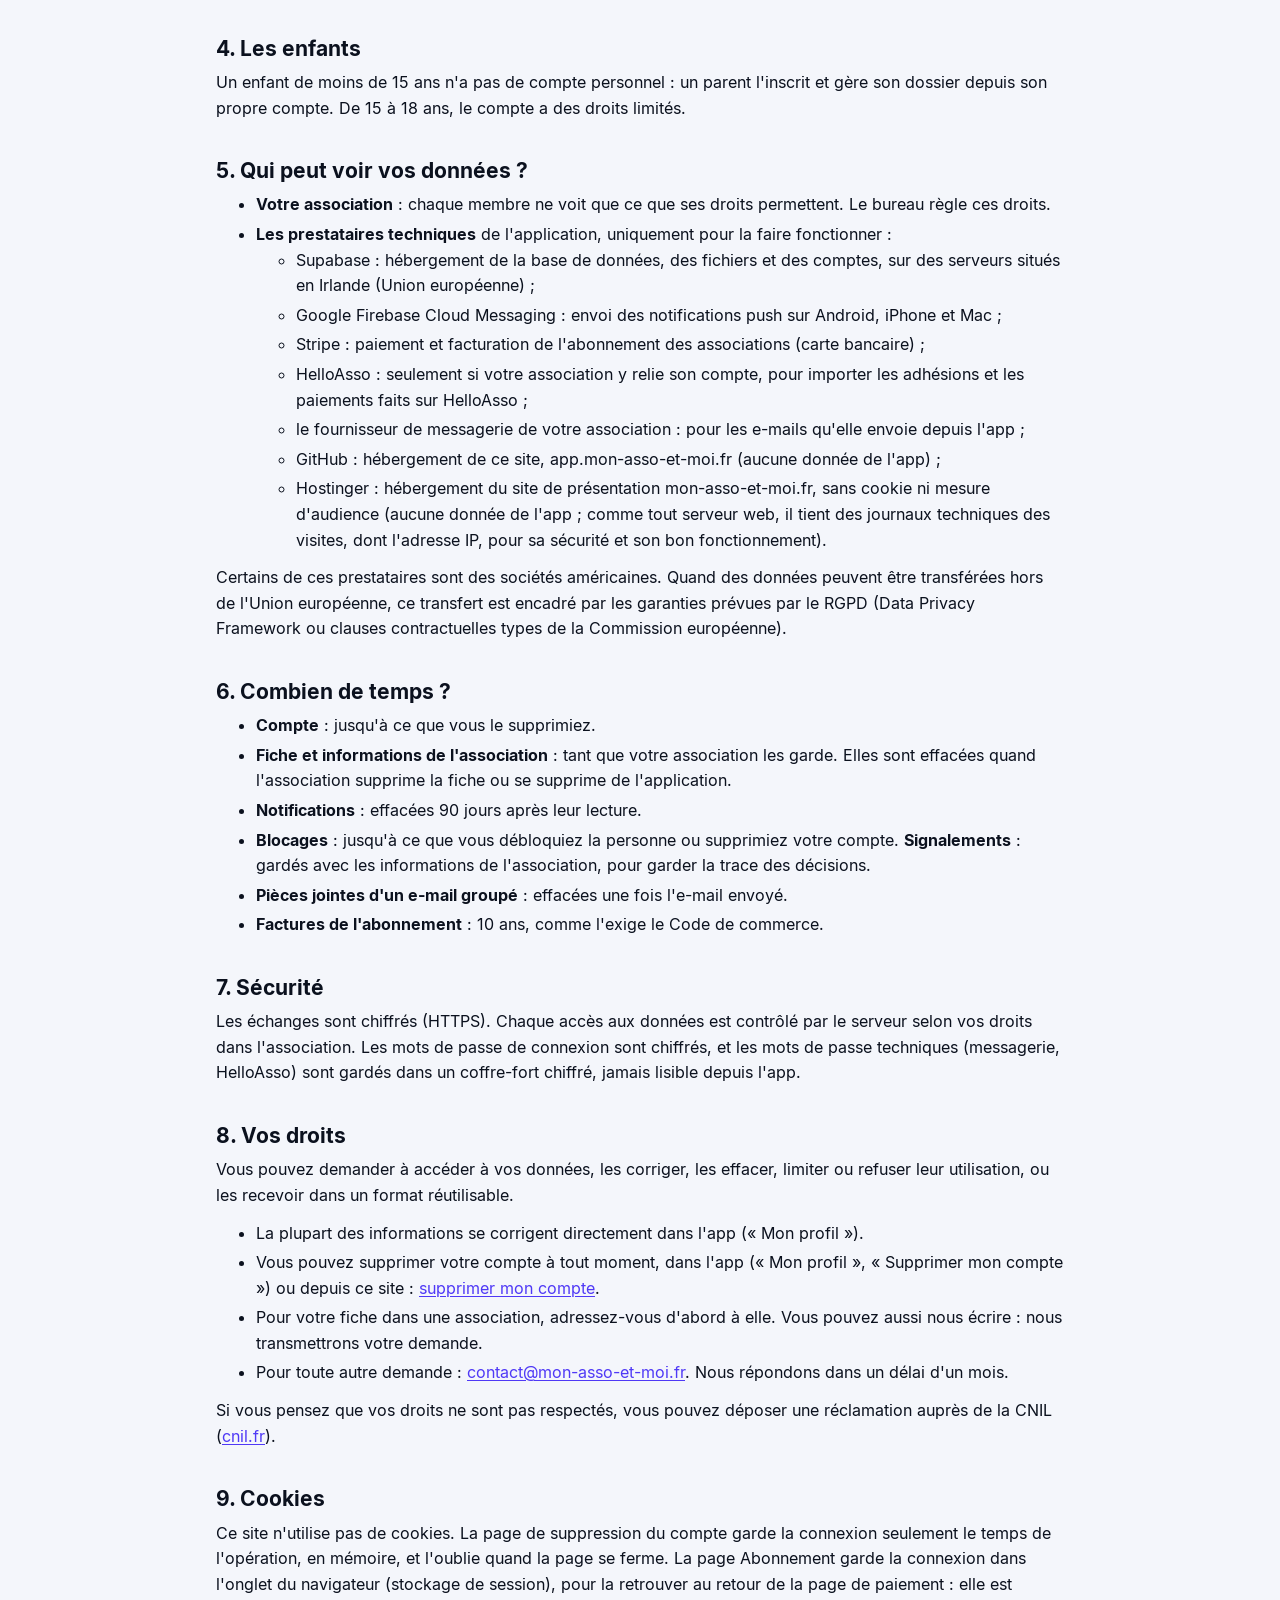
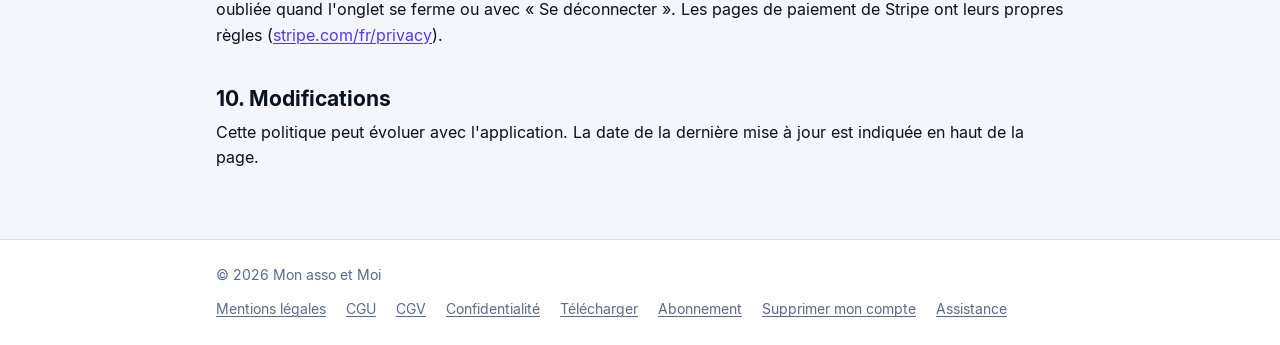
<file: confidentialite.html>
<!doctype html>
<html lang="fr">
<head>
  <meta charset="utf-8">
  <meta name="viewport" content="width=device-width, initial-scale=1">
  <meta http-equiv="Content-Security-Policy" content="default-src 'self'; base-uri 'none'; form-action 'none'">
  <title>Confidentialité – Mon asso et Moi</title>
  <meta name="description" content="Politique de confidentialité de l'application Mon asso et Moi : données collectées, utilisation, durée de conservation et vos droits.">
  <link rel="icon" href="assets/img/favicon.png">
  <link rel="apple-touch-icon" href="assets/img/apple-touch-icon.png">
  <link rel="stylesheet" href="assets/style.css">
</head>
<body>
  <header class="site-header">
    <div class="container">
      <a class="logo" href="https://mon-asso-et-moi.fr/"><picture><source srcset="assets/img/logo-texte-sombre.png" media="(prefers-color-scheme: dark)"><img src="assets/img/logo-texte.png" alt="Mon asso et Moi" width="400" height="80"></picture></a>
      <nav class="site-nav" aria-label="Menu">
        <a href="https://mon-asso-et-moi.fr/">Accueil</a>
        <a href="assistance.html">Assistance</a>
        <a href="confidentialite.html" aria-current="page">Confidentialité</a>
      </nav>
    </div>
  </header>

  <main>
    <div class="container">
      <h1>Politique de confidentialité</h1>
      <p class="updated">Dernière mise à jour : 14 novembre 2026</p>
      <p class="lead">Cette page explique quelles données l'application Mon asso et Moi utilise, pourquoi, qui peut les voir, combien de temps elles sont gardées et comment exercer vos droits.</p>

      <h2>1. Qui est responsable de vos données ?</h2>
      <p>L'application est éditée par LZPflowAI, entreprise individuelle de Cedric Zarb (EI, micro-entreprise, SIRET 831 460 720 00020, 7C place du Logis, 83570 Montfort-sur-Argens), joignable à <a href="mailto:contact@mon-asso-et-moi.fr">contact@mon-asso-et-moi.fr</a>.</p>
      <ul>
        <li><strong>Votre compte</strong> (adresse e-mail, mot de passe, appareils pour les notifications) : l'éditeur en est responsable.</li>
        <li><strong>Les informations gérées par votre association</strong> (fiche d'adhérent, cours, forfait, paiements, documents, messages…) : votre association en est responsable. L'éditeur les héberge et les traite pour elle, uniquement pour faire fonctionner l'application (« sous-traitant » au sens du RGPD).</li>
      </ul>

      <h2>2. Quelles données ?</h2>
      <ul>
        <li><strong>Compte</strong> : adresse e-mail et mot de passe (enregistré chiffré, illisible par l'éditeur), version et date d'acceptation des <a href="cgu.html">conditions d'utilisation</a>.</li>
        <li><strong>Fiche</strong> : nom, prénom, date de naissance, téléphone, adresse, photo, parents ou responsables (pour un mineur).</li>
        <li><strong>Vie de l'association</strong> : adhésion et rôle, cours suivis, évènements, tâches, parrainage, informations pratiques.</li>
        <li><strong>Paiements</strong> : forfait choisi, montants, dates et mode de paiement. Aucune donnée de carte bancaire n'est enregistrée : les paiements en ligne se font chez HelloAsso.</li>
        <li><strong>Documents</strong> : pièces jointes déposées sur une fiche, par exemple un certificat médical ou une autorisation parentale. Ces documents sensibles ne sont visibles que par la personne, ses parents et les membres de l'association qui en ont le droit.</li>
        <li><strong>Messages</strong> : conversations de la messagerie et e-mails envoyés par l'association depuis l'app.</li>
        <li><strong>Signalements et blocages</strong> : quand vous signalez un message, une copie du message, la raison choisie, vos précisions éventuelles et votre nom ; quand vous bloquez une personne, la liste des personnes que vous avez bloquées (visible par vous seul).</li>
        <li><strong>Notifications</strong> : notifications reçues, réglages et identifiant de chaque appareil pour les notifications push.</li>
        <li><strong>Abonnement de l'association</strong> (admins seulement) : nom, adresse e-mail et adresse de facturation de l'association, formule choisie, nombre d'adhérents comptés et factures. Le paiement se fait chez Stripe : l'éditeur ne voit jamais le numéro de carte.</li>
      </ul>
      <p>L'application ne contient ni publicité, ni outil de mesure d'audience, ni pisteur. Vos données ne sont jamais vendues.</p>

      <h2>3. Pourquoi ?</h2>
      <ul>
        <li>Faire fonctionner le service que vous ou votre association utilisez : gestion des adhérents, des cours, des paiements, messagerie (exécution du contrat).</li>
        <li>Facturer l'abonnement de l'association et garder ses factures (exécution du contrat et obligation légale de l'éditeur).</li>
        <li>Permettre à l'association de tenir ses comptes et ses obligations, par exemple garder l'historique des paiements (obligation légale de l'association).</li>
        <li>Protéger les comptes et l'application, par exemple avec les codes de connexion envoyés par e-mail (intérêt légitime).</li>
        <li>Protéger les membres dans la messagerie : un message signalé est transmis au bureau de l'association et, par e-mail, à l'éditeur, qui peuvent le retirer (intérêt légitime). La personne signalée ne sait pas qui l'a signalée.</li>
        <li>Vous envoyer des notifications push, que vous pouvez couper dans l'app (« Mon profil ») ou dans les réglages de votre appareil (consentement).</li>
      </ul>

      <h2>4. Les enfants</h2>
      <p>Un enfant de moins de 15 ans n'a pas de compte personnel : un parent l'inscrit et gère son dossier depuis son propre compte. De 15 à 18 ans, le compte a des droits limités.</p>

      <h2>5. Qui peut voir vos données ?</h2>
      <ul>
        <li><strong>Votre association</strong> : chaque membre ne voit que ce que ses droits permettent. Le bureau règle ces droits.</li>
        <li><strong>Les prestataires techniques</strong> de l'application, uniquement pour la faire fonctionner :
          <ul>
            <li>Supabase : hébergement de la base de données, des fichiers et des comptes, sur des serveurs situés en Irlande (Union européenne) ;</li>
            <li>Google Firebase Cloud Messaging : envoi des notifications push sur Android, iPhone et Mac ;</li>
            <li>Stripe : paiement et facturation de l'abonnement des associations (carte bancaire) ;</li>
            <li>HelloAsso : seulement si votre association y relie son compte, pour importer les adhésions et les paiements faits sur HelloAsso ;</li>
            <li>le fournisseur de messagerie de votre association : pour les e-mails qu'elle envoie depuis l'app ;</li>
            <li>GitHub : hébergement de ce site, app.mon-asso-et-moi.fr (aucune donnée de l'app) ;</li>
            <li>Hostinger : hébergement du site de présentation mon-asso-et-moi.fr, sans cookie ni mesure d'audience (aucune donnée de l'app ; comme tout serveur web, il tient des journaux techniques des visites, dont l'adresse IP, pour sa sécurité et son bon fonctionnement).</li>
          </ul>
        </li>
      </ul>
      <p>Certains de ces prestataires sont des sociétés américaines. Quand des données peuvent être transférées hors de l'Union européenne, ce transfert est encadré par les garanties prévues par le RGPD (Data Privacy Framework ou clauses contractuelles types de la Commission européenne).</p>

      <h2>6. Combien de temps ?</h2>
      <ul>
        <li><strong>Compte</strong> : jusqu'à ce que vous le supprimiez.</li>
        <li><strong>Fiche et informations de l'association</strong> : tant que votre association les garde. Elles sont effacées quand l'association supprime la fiche ou se supprime de l'application.</li>
        <li><strong>Notifications</strong> : effacées 90 jours après leur lecture.</li>
        <li><strong>Blocages</strong> : jusqu'à ce que vous débloquiez la personne ou supprimiez votre compte. <strong>Signalements</strong> : gardés avec les informations de l'association, pour garder la trace des décisions.</li>
        <li><strong>Pièces jointes d'un e-mail groupé</strong> : effacées une fois l'e-mail envoyé.</li>
        <li><strong>Factures de l'abonnement</strong> : 10 ans, comme l'exige le Code de commerce.</li>
      </ul>

      <h2>7. Sécurité</h2>
      <p>Les échanges sont chiffrés (HTTPS). Chaque accès aux données est contrôlé par le serveur selon vos droits dans l'association. Les mots de passe de connexion sont chiffrés, et les mots de passe techniques (messagerie, HelloAsso) sont gardés dans un coffre-fort chiffré, jamais lisible depuis l'app.</p>

      <h2>8. Vos droits</h2>
      <p>Vous pouvez demander à accéder à vos données, les corriger, les effacer, limiter ou refuser leur utilisation, ou les recevoir dans un format réutilisable.</p>
      <ul>
        <li>La plupart des informations se corrigent directement dans l'app (« Mon profil »).</li>
        <li>Vous pouvez supprimer votre compte à tout moment, dans l'app (« Mon profil », « Supprimer mon compte ») ou depuis ce site : <a href="suppression-compte.html">supprimer mon compte</a>.</li>
        <li>Pour votre fiche dans une association, adressez-vous d'abord à elle. Vous pouvez aussi nous écrire : nous transmettrons votre demande.</li>
        <li>Pour toute autre demande : <a href="mailto:contact@mon-asso-et-moi.fr">contact@mon-asso-et-moi.fr</a>. Nous répondons dans un délai d'un mois.</li>
      </ul>
      <p>Si vous pensez que vos droits ne sont pas respectés, vous pouvez déposer une réclamation auprès de la CNIL (<a href="https://www.cnil.fr">cnil.fr</a>).</p>

      <h2>9. Cookies</h2>
      <p>Ce site n'utilise pas de cookies. La page de suppression du compte garde la connexion seulement le temps de l'opération, en mémoire, et l'oublie quand la page se ferme. La page Abonnement garde la connexion dans l'onglet du navigateur (stockage de session), pour la retrouver au retour de la page de paiement : elle est oubliée quand l'onglet se ferme ou avec « Se déconnecter ». Les pages de paiement de Stripe ont leurs propres règles (<a href="https://stripe.com/fr/privacy">stripe.com/fr/privacy</a>).</p>

      <h2>10. Modifications</h2>
      <p>Cette politique peut évoluer avec l'application. La date de la dernière mise à jour est indiquée en haut de la page.</p>
    </div>
  </main>

  <footer class="site-footer">
    <div class="container">
      <span>© 2026 Mon asso et Moi</span>
      <nav aria-label="Liens utiles">
        <a href="mentions-legales.html">Mentions légales</a>
        <a href="cgu.html">CGU</a>
        <a href="cgv.html">CGV</a>
        <a href="confidentialite.html">Confidentialité</a>
        <a href="telecharger.html">Télécharger</a>
        <a href="abonnement.html">Abonnement</a>
        <a href="suppression-compte.html">Supprimer mon compte</a>
        <a href="assistance.html">Assistance</a>
      </nav>
    </div>
  </footer>
</body>
</html>
</file>
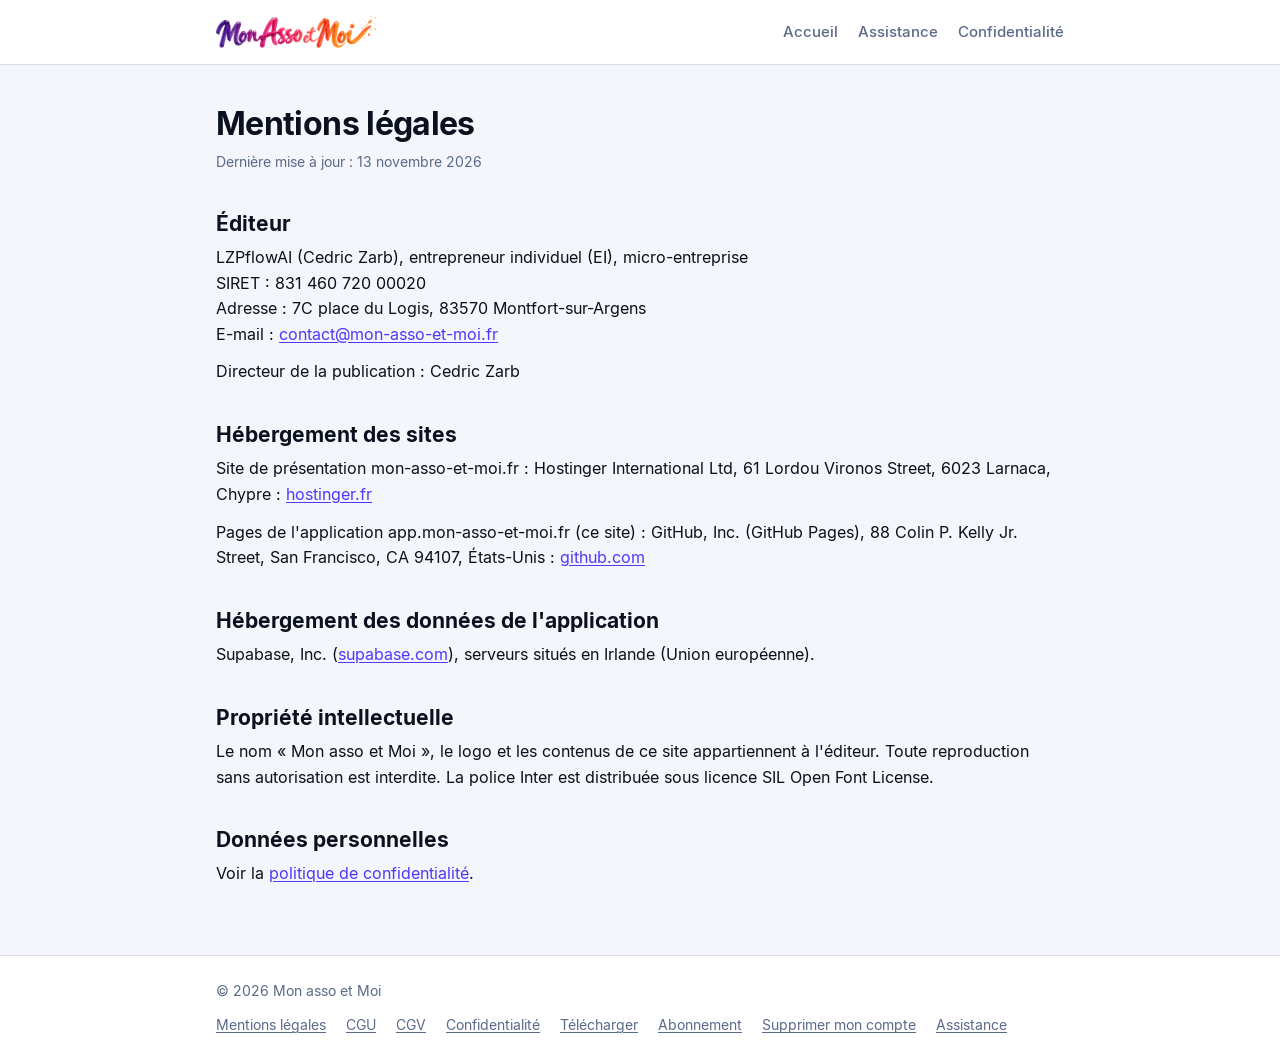
<file: mentions-legales.html>
<!doctype html>
<html lang="fr">
<head>
  <meta charset="utf-8">
  <meta name="viewport" content="width=device-width, initial-scale=1">
  <meta http-equiv="Content-Security-Policy" content="default-src 'self'; base-uri 'none'; form-action 'none'">
  <title>Mentions légales – Mon asso et Moi</title>
  <meta name="description" content="Mentions légales du site et de l'application Mon asso et Moi.">
  <link rel="icon" href="assets/img/favicon.png">
  <link rel="apple-touch-icon" href="assets/img/apple-touch-icon.png">
  <link rel="stylesheet" href="assets/style.css">
</head>
<body>
  <header class="site-header">
    <div class="container">
      <a class="logo" href="https://mon-asso-et-moi.fr/"><picture><source srcset="assets/img/logo-texte-sombre.png" media="(prefers-color-scheme: dark)"><img src="assets/img/logo-texte.png" alt="Mon asso et Moi" width="400" height="80"></picture></a>
      <nav class="site-nav" aria-label="Menu">
        <a href="https://mon-asso-et-moi.fr/">Accueil</a>
        <a href="assistance.html">Assistance</a>
        <a href="confidentialite.html">Confidentialité</a>
      </nav>
    </div>
  </header>

  <main>
    <div class="container">
      <h1>Mentions légales</h1>
      <p class="updated">Dernière mise à jour : 13 novembre 2026</p>

      <h2>Éditeur</h2>
      <p>
        LZPflowAI (Cedric Zarb), entrepreneur individuel (EI), micro-entreprise<br>
        SIRET : 831 460 720 00020<br>
        Adresse : 7C place du Logis, 83570 Montfort-sur-Argens<br>
        E-mail : <a href="mailto:contact@mon-asso-et-moi.fr">contact@mon-asso-et-moi.fr</a>
      </p>
      <p>Directeur de la publication : Cedric Zarb</p>

      <h2>Hébergement des sites</h2>
      <p>Site de présentation mon-asso-et-moi.fr : Hostinger International Ltd, 61 Lordou Vironos Street, 6023 Larnaca, Chypre : <a href="https://www.hostinger.fr">hostinger.fr</a></p>
      <p>Pages de l'application app.mon-asso-et-moi.fr (ce site) : GitHub, Inc. (GitHub Pages), 88 Colin P. Kelly Jr. Street, San Francisco, CA 94107, États-Unis : <a href="https://github.com">github.com</a></p>

      <h2>Hébergement des données de l'application</h2>
      <p>Supabase, Inc. (<a href="https://supabase.com">supabase.com</a>), serveurs situés en Irlande (Union européenne).</p>

      <h2>Propriété intellectuelle</h2>
      <p>Le nom « Mon asso et Moi », le logo et les contenus de ce site appartiennent à l'éditeur. Toute reproduction sans autorisation est interdite. La police Inter est distribuée sous licence SIL Open Font License.</p>

      <h2>Données personnelles</h2>
      <p>Voir la <a href="confidentialite.html">politique de confidentialité</a>.</p>
    </div>
  </main>

  <footer class="site-footer">
    <div class="container">
      <span>© 2026 Mon asso et Moi</span>
      <nav aria-label="Liens utiles">
        <a href="mentions-legales.html">Mentions légales</a>
        <a href="cgu.html">CGU</a>
        <a href="cgv.html">CGV</a>
        <a href="confidentialite.html">Confidentialité</a>
        <a href="telecharger.html">Télécharger</a>
        <a href="abonnement.html">Abonnement</a>
        <a href="suppression-compte.html">Supprimer mon compte</a>
        <a href="assistance.html">Assistance</a>
      </nav>
    </div>
  </footer>
</body>
</html>
</file>
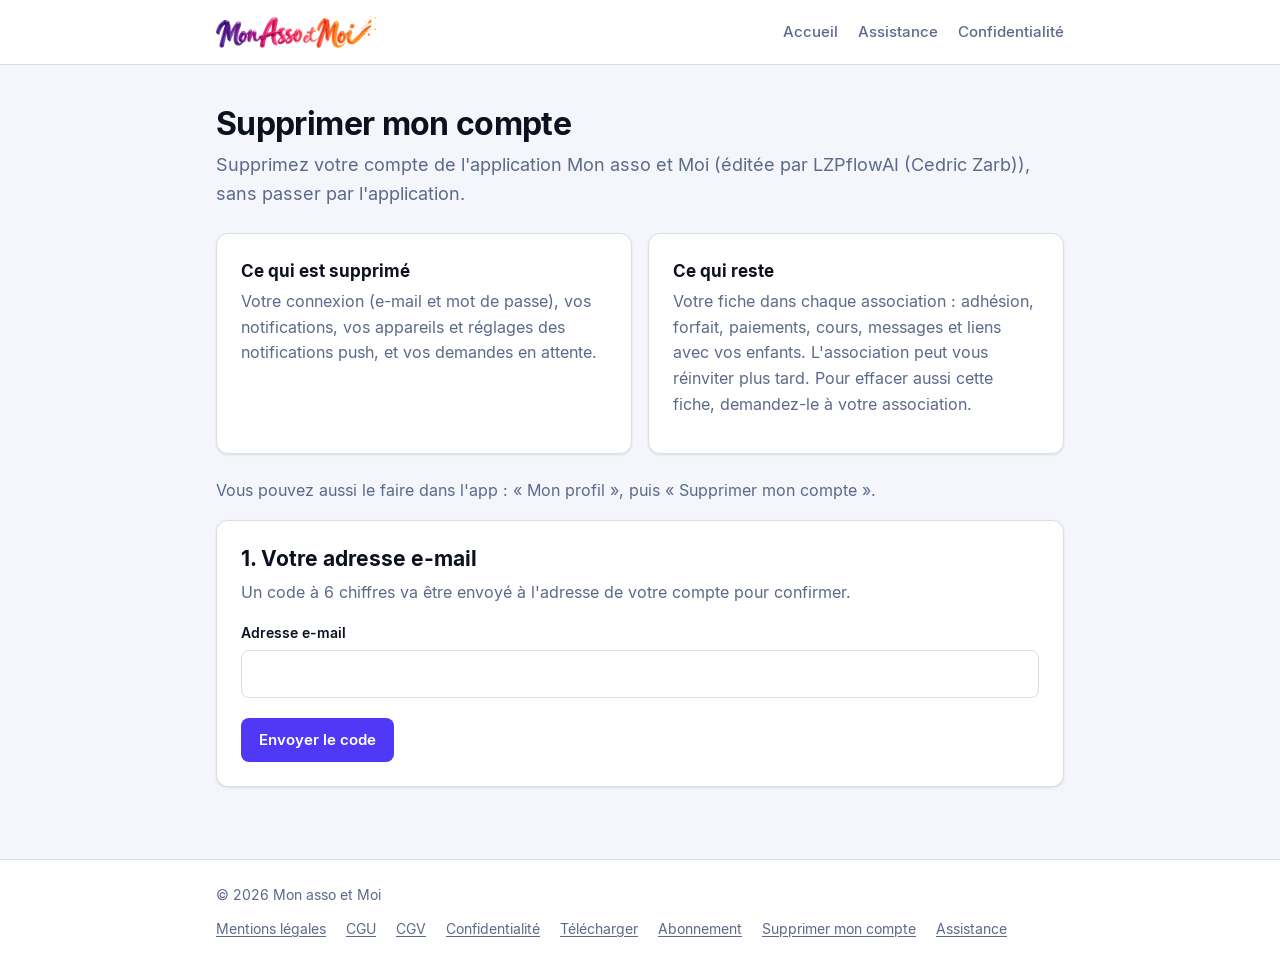
<file: suppression-compte.html>
<!doctype html>
<html lang="fr">
<head>
  <meta charset="utf-8">
  <meta name="viewport" content="width=device-width, initial-scale=1">
  <meta http-equiv="Content-Security-Policy" content="default-src 'self'; connect-src https://ttnndxznffefgezvqdgl.supabase.co; base-uri 'none'; form-action 'none'">
  <meta name="referrer" content="no-referrer">
  <title>Supprimer mon compte – Mon asso et Moi</title>
  <meta name="description" content="Supprimer votre compte Mon asso et Moi sans passer par l'application.">
  <link rel="icon" href="assets/img/favicon.png">
  <link rel="apple-touch-icon" href="assets/img/apple-touch-icon.png">
  <link rel="stylesheet" href="assets/style.css">
</head>
<body>
  <header class="site-header">
    <div class="container">
      <a class="logo" href="https://mon-asso-et-moi.fr/"><picture><source srcset="assets/img/logo-texte-sombre.png" media="(prefers-color-scheme: dark)"><img src="assets/img/logo-texte.png" alt="Mon asso et Moi" width="400" height="80"></picture></a>
      <nav class="site-nav" aria-label="Menu">
        <a href="https://mon-asso-et-moi.fr/">Accueil</a>
        <a href="assistance.html">Assistance</a>
        <a href="confidentialite.html">Confidentialité</a>
      </nav>
    </div>
  </header>

  <main>
    <div class="container">
      <h1>Supprimer mon compte</h1>
      <p class="lead">Supprimez votre compte de l'application Mon asso et Moi (éditée par LZPflowAI (Cedric Zarb)), sans passer par l'application.</p>

      <div class="grid">
        <div class="card">
          <h3>Ce qui est supprimé</h3>
          <p class="muted">Votre connexion (e-mail et mot de passe), vos notifications, vos appareils et réglages des notifications push, et vos demandes en attente.</p>
        </div>
        <div class="card">
          <h3>Ce qui reste</h3>
          <p class="muted">Votre fiche dans chaque association : adhésion, forfait, paiements, cours, messages et liens avec vos enfants. L'association peut vous réinviter plus tard. Pour effacer aussi cette fiche, demandez-le à votre association.</p>
        </div>
      </div>

      <p class="muted">Vous pouvez aussi le faire dans l'app : « Mon profil », puis « Supprimer mon compte ».</p>

      <noscript>
        <div class="callout callout-warning"><p>Cette page a besoin de JavaScript. Vous pouvez aussi écrire à <a href="mailto:contact@mon-asso-et-moi.fr">contact@mon-asso-et-moi.fr</a> depuis l'adresse de votre compte.</p></div>
      </noscript>

      <!-- Étape 1 : adresse e-mail -->
      <form class="card" id="step-email" novalidate>
        <h2>1. Votre adresse e-mail</h2>
        <p class="muted">Un code à 6 chiffres va être envoyé à l'adresse de votre compte pour confirmer.</p>
        <label for="email">Adresse e-mail</label>
        <input id="email" type="email" autocomplete="email" inputmode="email" required>
        <p class="error" id="email-error" role="alert" hidden></p>
        <button class="btn" type="submit" id="email-submit">Envoyer le code</button>
      </form>

      <!-- Étape 2 : code reçu -->
      <form class="card" id="step-code" novalidate hidden>
        <h2>2. Le code reçu</h2>
        <p class="muted">Si un compte utilise l'adresse <strong id="code-email"></strong>, un code à 6 chiffres vient de lui être envoyé. Pensez à regarder dans les spams.</p>
        <label for="code">Code à 6 chiffres</label>
        <input id="code" class="code" type="text" inputmode="numeric" autocomplete="one-time-code" maxlength="6" pattern="[0-9]{6}" required>
        <p class="error" id="code-error" role="alert" hidden></p>
        <div class="actions">
          <button class="btn" type="submit" id="code-submit">Vérifier le code</button>
          <button class="btn btn-ghost" type="button" id="code-back">Changer d'adresse</button>
        </div>
      </form>

      <!-- Étape 3 : confirmation -->
      <form class="card" id="step-confirm" novalidate hidden>
        <h2>3. Confirmer la suppression</h2>
        <div id="handover" hidden>
          <p>Vous êtes l'admin créateur : choisissez l'admin qui reprend chaque association.</p>
          <div id="successors"></div>
        </div>
        <div class="callout callout-danger" id="blocked" hidden></div>
        <div class="callout callout-danger">
          <p>La suppression est définitive : vous ne pourrez plus vous connecter avec ce compte.</p>
        </div>
        <label class="check"><input type="checkbox" id="understand"> J'ai compris, je veux supprimer mon compte.</label>
        <p class="error" id="confirm-error" role="alert" hidden></p>
        <div class="actions">
          <button class="btn btn-danger" type="submit" id="confirm-submit" disabled>Supprimer définitivement</button>
          <button class="btn btn-ghost" type="button" id="confirm-cancel">Annuler</button>
        </div>
      </form>

      <!-- Étape 4 : terminé -->
      <div class="callout callout-success" id="step-done" role="status" hidden>
        <p><strong>Votre compte a été supprimé.</strong></p>
        <p>Pensez à désinstaller l'application de vos appareils.</p>
      </div>
    </div>
  </main>

  <footer class="site-footer">
    <div class="container">
      <span>© 2026 Mon asso et Moi</span>
      <nav aria-label="Liens utiles">
        <a href="mentions-legales.html">Mentions légales</a>
        <a href="cgu.html">CGU</a>
        <a href="cgv.html">CGV</a>
        <a href="confidentialite.html">Confidentialité</a>
        <a href="telecharger.html">Télécharger</a>
        <a href="abonnement.html">Abonnement</a>
        <a href="suppression-compte.html" aria-current="page">Supprimer mon compte</a>
        <a href="assistance.html">Assistance</a>
      </nav>
    </div>
  </footer>

  <script src="assets/js/supabase.js"></script>
  <script src="assets/js/config.js"></script>
  <script src="assets/js/suppression.js"></script>
</body>
</html>
</file>
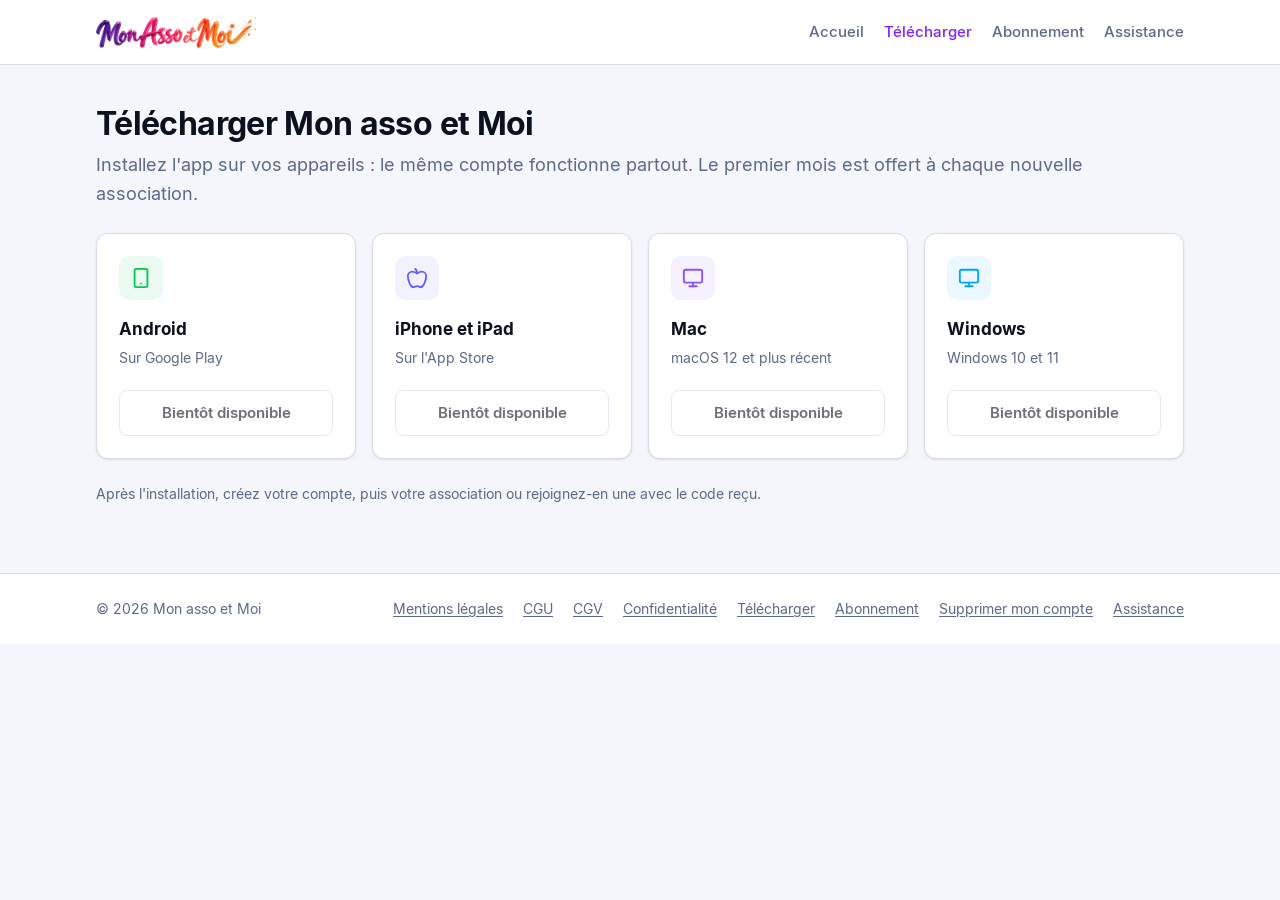
<file: telecharger.html>
<!doctype html>
<html lang="fr">
<head>
  <meta charset="utf-8">
  <meta name="viewport" content="width=device-width, initial-scale=1">
  <meta http-equiv="Content-Security-Policy" content="default-src 'self'; connect-src https://ttnndxznffefgezvqdgl.supabase.co; base-uri 'none'; form-action 'none'">
  <title>Télécharger – Mon asso et Moi</title>
  <meta name="description" content="Télécharger l'application Mon asso et Moi pour Android, iPhone, Mac et Windows.">
  <link rel="icon" href="assets/img/favicon.png">
  <link rel="apple-touch-icon" href="assets/img/apple-touch-icon.png">
  <link rel="stylesheet" href="assets/style.css">
</head>
<body>
  <header class="site-header">
    <div class="container container-wide">
      <a class="logo" href="https://mon-asso-et-moi.fr/"><picture><source srcset="assets/img/logo-texte-sombre.png" media="(prefers-color-scheme: dark)"><img src="assets/img/logo-texte.png" alt="Mon asso et Moi" width="400" height="80"></picture></a>
      <nav class="site-nav" aria-label="Menu">
        <a href="https://mon-asso-et-moi.fr/">Accueil</a>
        <a href="telecharger.html" aria-current="page">Télécharger</a>
        <a href="abonnement.html">Abonnement</a>
        <a href="assistance.html">Assistance</a>
      </nav>
    </div>
  </header>

  <main>
    <div class="container container-wide">
      <h1>Télécharger Mon asso et Moi</h1>
      <p class="lead">Installez l'app sur vos appareils : le même compte fonctionne partout. Le premier mois est offert à chaque nouvelle association.</p>
      <div class="downloads">
          <div class="download" data-platform="android">
            <span class="tile t-green"><svg class="icon" aria-hidden="true"><use href="assets/img/icones.svg#smartphone"/></svg></span>
            <h3>Android</h3>
            <p>Sur Google Play</p>
            <div class="btn-wrap"><span class="btn btn-secondary" aria-disabled="true">Bientôt disponible</span></div>
          </div>
          <div class="download" data-platform="ios">
            <span class="tile t-indigo"><svg class="icon" aria-hidden="true"><use href="assets/img/icones.svg#apple"/></svg></span>
            <h3>iPhone et iPad</h3>
            <p>Sur l'App Store</p>
            <div class="btn-wrap"><span class="btn btn-secondary" aria-disabled="true">Bientôt disponible</span></div>
          </div>
          <div class="download" data-platform="macos">
            <span class="tile t-violet"><svg class="icon" aria-hidden="true"><use href="assets/img/icones.svg#monitor"/></svg></span>
            <h3>Mac</h3>
            <p>macOS 12 et plus récent</p>
            <div class="btn-wrap"><span class="btn btn-secondary" aria-disabled="true">Bientôt disponible</span></div>
          </div>
          <div class="download" data-platform="windows">
            <span class="tile t-sky"><svg class="icon" aria-hidden="true"><use href="assets/img/icones.svg#monitor"/></svg></span>
            <h3>Windows</h3>
            <p>Windows 10 et 11</p>
            <div class="btn-wrap"><span class="btn btn-secondary" aria-disabled="true">Bientôt disponible</span></div>
          </div>
      </div>
      <p class="muted small after-downloads">Après l'installation, créez votre compte, puis votre association ou rejoignez-en une avec le code reçu.</p>
    </div>
  </main>

  <footer class="site-footer">
    <div class="container container-wide">
      <span>© 2026 Mon asso et Moi</span>
      <nav aria-label="Liens utiles">
        <a href="mentions-legales.html">Mentions légales</a>
        <a href="cgu.html">CGU</a>
        <a href="cgv.html">CGV</a>
        <a href="confidentialite.html">Confidentialité</a>
        <a href="telecharger.html" aria-current="page">Télécharger</a>
        <a href="abonnement.html">Abonnement</a>
        <a href="suppression-compte.html">Supprimer mon compte</a>
        <a href="assistance.html">Assistance</a>
      </nav>
    </div>
  </footer>

  <script src="assets/js/config.js"></script>
  <script src="assets/js/telechargements.js"></script>
</body>
</html>
</file>
<file: assets/style.css>
/* Pages de Mon asso et Moi (app.mon-asso-et-moi.fr).
   Couleurs reprises de Réf/CHARTE_GRAPHIQUE.md (clair et sombre). */

@font-face { font-family: Inter; font-weight: 400; font-display: swap; src: url(fonts/Inter-Regular.ttf) format("truetype"); }
@font-face { font-family: Inter; font-weight: 500; font-display: swap; src: url(fonts/Inter-Medium.ttf) format("truetype"); }
@font-face { font-family: Inter; font-weight: 600; font-display: swap; src: url(fonts/Inter-SemiBold.ttf) format("truetype"); }
@font-face { font-family: Inter; font-weight: 700; font-display: swap; src: url(fonts/Inter-Bold.ttf) format("truetype"); }

:root {
  --background: #F4F6FB;
  --card: #FFFFFF;
  --foreground: #0B111E;
  --muted: #E8EBF3;
  --muted-foreground: #5C6A8A;
  --border: #D7DDEA;
  --primary: #4F39F6;
  --primary-foreground: #FFFFFF;
  --primary-soft: #EEF2FF;
  --primary-soft-foreground: #432DD7;
  --brand: #7F22FE;
  --destructive: #E7000B;
  --destructive-button: #E7000B;
  --destructive-soft: #FEF2F2;
  --success: #009966;
  --success-soft: #ECFDF5;
  --warning: #B45309;
  --warning-soft: #FFFBEB;
  --gradient: linear-gradient(90deg, #8200DB, #FF2056);
  --shadow: 0 1px 3px rgb(0 0 0 / 8%), 0 1px 2px -1px rgb(0 0 0 / 8%);
  --radius: 12px;
  color-scheme: light;
}

@media (prefers-color-scheme: dark) {
  :root {
    --background: #090E1A;
    --card: #0E1525;
    --foreground: #F1F4F9;
    --muted: #131D34;
    --muted-foreground: #8591AD;
    --border: #16213C;
    --primary: #5B62F1;
    --primary-soft: #191C4D;
    --primary-soft-foreground: #A1A5F7;
    --brand: #8E51FF;
    --destructive: #F87171;
    --destructive-button: #D92626;
    --destructive-soft: rgb(217 38 38 / 15%);
    --success: #00D492;
    --success-soft: rgb(0 212 146 / 15%);
    --warning: #FFB900;
    --warning-soft: rgb(255 185 0 / 15%);
    --shadow: 0 1px 3px rgb(0 0 0 / 40%);
    color-scheme: dark;
  }
}

* { box-sizing: border-box; }

html { -webkit-text-size-adjust: 100%; }

body {
  margin: 0;
  font-family: Inter, system-ui, -apple-system, "Segoe UI", Roboto, sans-serif;
  font-size: 16px;
  line-height: 1.6;
  color: var(--foreground);
  background: var(--background);
}

a { color: var(--primary); text-underline-offset: 2px; }
a:hover { color: var(--brand); }

img { max-width: 100%; height: auto; }

.container { width: 100%; max-width: 880px; margin: 0 auto; padding: 0 16px; }

/* En-tête */
.site-header { background: var(--card); border-bottom: 1px solid var(--border); }
.site-header .container { display: flex; align-items: center; justify-content: space-between; gap: 16px; min-height: 64px; flex-wrap: wrap; }
.site-header .logo img { display: block; height: 32px; width: auto; }
.site-nav { display: flex; gap: 4px 20px; flex-wrap: wrap; }
.site-nav a { color: var(--muted-foreground); text-decoration: none; font-weight: 500; font-size: 15px; padding: 4px 0; }
.site-nav a:hover, .site-nav a[aria-current="page"] { color: var(--brand); }

/* Contenu */
main { padding: 40px 0 56px; }
h1 { font-size: 32px; line-height: 1.2; margin: 0 0 8px; letter-spacing: -0.02em; }
h2 { font-size: 21px; line-height: 1.3; margin: 36px 0 8px; }
h3 { font-size: 17px; margin: 24px 0 4px; }
p, ul, ol { margin: 0 0 12px; }
li { margin-bottom: 4px; }
.lead { font-size: 18px; color: var(--muted-foreground); margin-bottom: 24px; }
.updated { color: var(--muted-foreground); font-size: 14px; margin-bottom: 24px; }
.muted { color: var(--muted-foreground); }

.card {
  background: var(--card);
  border: 1px solid var(--border);
  border-radius: var(--radius);
  box-shadow: var(--shadow);
  padding: 24px;
  margin: 16px 0;
}
.card h2:first-child, .card h3:first-child { margin-top: 0; }

.grid { display: grid; grid-template-columns: repeat(auto-fit, minmax(240px, 1fr)); gap: 16px; margin: 24px 0; }
.grid .card { margin: 0; }

.callout { border-radius: var(--radius); padding: 14px 16px; margin: 16px 0; border: 1px solid transparent; }
.callout-info { background: var(--primary-soft); color: var(--primary-soft-foreground); }
.callout-danger { background: var(--destructive-soft); color: var(--destructive); border-color: color-mix(in srgb, var(--destructive) 30%, transparent); }
.callout-success { background: var(--success-soft); color: var(--success); }
.callout-warning { background: var(--warning-soft); color: var(--warning); }
.callout p:last-child, .callout ul:last-child { margin-bottom: 0; }

/* Accueil */
.hero { text-align: center; padding: 16px 0 8px; }
.hero img { width: 260px; }
.hero h1 { font-size: 36px; margin-top: 16px; }
.hero .lead { max-width: 620px; margin: 8px auto 24px; }

/* Formulaires */
label { display: block; font-weight: 600; font-size: 14px; margin: 16px 0 6px; }
input, select {
  width: 100%;
  font: inherit;
  color: var(--foreground);
  background: var(--card);
  border: 1px solid var(--border);
  border-radius: 8px;
  padding: 10px 12px;
}
input:focus, select:focus { outline: 2px solid var(--primary); outline-offset: 1px; border-color: var(--primary); }
input.code { letter-spacing: 0.4em; font-size: 22px; text-align: center; max-width: 240px; }
.check { display: flex; align-items: flex-start; gap: 10px; font-weight: 500; font-size: 15px; }
.check input { width: auto; margin-top: 4px; }

.btn {
  display: inline-flex; align-items: center; justify-content: center; gap: 8px;
  font: inherit; font-weight: 600; font-size: 15px;
  border: 0; border-radius: 8px; padding: 10px 18px; margin-top: 20px;
  cursor: pointer; text-decoration: none;
  background: var(--primary); color: var(--primary-foreground);
}
.btn:hover { color: var(--primary-foreground); filter: brightness(1.08); }
.btn:disabled { opacity: 0.55; cursor: not-allowed; filter: none; }
.btn-danger { background: var(--destructive-button); }
.btn-ghost { background: transparent; color: var(--primary); padding-left: 0; padding-right: 0; }
.btn-ghost:hover { color: var(--brand); filter: none; }
.actions { display: flex; gap: 16px; flex-wrap: wrap; align-items: center; }

.error { color: var(--destructive); font-size: 14px; margin-top: 8px; }
[hidden] { display: none !important; }

/* Pied de page */
.site-footer { border-top: 1px solid var(--border); background: var(--card); padding: 24px 0; font-size: 14px; color: var(--muted-foreground); }
.site-footer .container { display: flex; justify-content: space-between; gap: 12px 24px; flex-wrap: wrap; }
.site-footer nav { display: flex; gap: 8px 20px; flex-wrap: wrap; }
.site-footer a { color: var(--muted-foreground); }
.site-footer a:hover { color: var(--brand); }

@media (max-width: 600px) {
  main { padding: 28px 0 40px; }
  h1 { font-size: 26px; }
  .hero h1 { font-size: 28px; }
  .hero img { width: 200px; }
  .card { padding: 18px; }
}

/* ===== Page de présentation (index.html) ===== */
.container-wide { max-width: 1120px; }
.icon { width: 20px; height: 20px; flex: none; }

.site-header.sticky { position: sticky; top: 0; z-index: 10; background: color-mix(in srgb, var(--card) 88%, transparent); backdrop-filter: saturate(1.4) blur(10px); -webkit-backdrop-filter: saturate(1.4) blur(10px); }
.site-nav .nav-cta { color: var(--primary-foreground); background: var(--primary); padding: 6px 14px; border-radius: 8px; }
.site-nav .nav-cta:hover { color: var(--primary-foreground); filter: brightness(1.08); }

.btn-gradient { background: var(--gradient); }
.btn-secondary { background: var(--card); color: var(--foreground); border: 1px solid var(--border); }
.btn-secondary:hover { color: var(--brand); filter: none; border-color: var(--brand); }
.btn-lg { font-size: 16px; padding: 12px 22px; }

.landing main { padding: 0; }
.section { padding: 72px 0; }
.section-alt { background: var(--card); border-top: 1px solid var(--border); border-bottom: 1px solid var(--border); }
.section-head { text-align: center; max-width: 680px; margin: 0 auto 40px; }
.section-head h2 { font-size: 32px; letter-spacing: -0.02em; margin: 8px 0 12px; }
.section-head p { color: var(--muted-foreground); font-size: 17px; margin: 0; }
.eyebrow { display: inline-block; font-size: 13px; font-weight: 600; letter-spacing: 0.06em; text-transform: uppercase; color: var(--brand); }

/* Bandeau d'accueil : halos de l'écran de connexion de l'app (heroGlows). */
.landing-hero { position: relative; overflow: hidden; padding: 72px 0 80px; }
.landing-hero::before, .landing-hero::after, .landing-hero .glow {
  content: ""; position: absolute; border-radius: 50%; filter: blur(80px); pointer-events: none; z-index: 0;
}
.landing-hero::before { width: 420px; height: 420px; background: rgb(249 115 22 / 20%); top: -120px; right: -80px; }
.landing-hero::after { width: 380px; height: 380px; background: rgb(244 63 94 / 20%); bottom: -160px; left: 30%; }
.landing-hero .glow { width: 460px; height: 460px; background: rgb(167 139 250 / 15%); top: -80px; left: -140px; }
.landing-hero .container { position: relative; z-index: 1; display: grid; grid-template-columns: 1.15fr 0.85fr; gap: 48px; align-items: center; }
.landing-hero h1 { font-size: 52px; line-height: 1.08; letter-spacing: -0.03em; margin: 12px 0 20px; }
.gradient-text { background: var(--gradient); -webkit-background-clip: text; background-clip: text; color: transparent; }
.landing-hero .lead { font-size: 19px; margin-bottom: 8px; max-width: 560px; }
.landing-hero .actions .btn { margin-top: 24px; }
.hero-points { list-style: none; padding: 0; margin: 28px 0 0; display: flex; flex-wrap: wrap; gap: 8px 20px; color: var(--muted-foreground); font-size: 14px; }
.hero-points li { display: flex; align-items: center; gap: 6px; margin: 0; }
.hero-points .icon { width: 16px; height: 16px; color: var(--success); }
.hero-visual { text-align: center; }
.hero-visual img { width: 100%; max-width: 420px; filter: drop-shadow(0 20px 40px rgb(127 34 254 / 18%)); }

/* Tuiles de fonctionnalités : teintes des cartes de l'accueil de l'app. */
.features { display: grid; grid-template-columns: repeat(3, 1fr); gap: 16px; }
.feature { background: var(--card); border: 1px solid var(--border); border-radius: var(--radius); padding: 22px; box-shadow: var(--shadow); }
.section-alt .feature { background: var(--background); box-shadow: none; }
.feature h3 { margin: 14px 0 6px; font-size: 17px; }
.feature p { margin: 0; color: var(--muted-foreground); font-size: 15px; }
.tile { display: inline-flex; align-items: center; justify-content: center; width: 44px; height: 44px; border-radius: 10px; color: var(--tint); background: color-mix(in srgb, var(--tint) 8%, transparent); }
.tile .icon { width: 22px; height: 22px; }
.t-indigo { --tint: #615FFF; } .t-violet { --tint: #8E51FF; } .t-sky { --tint: #00A6F4; } .t-amber { --tint: #FE9A00; }
.t-green { --tint: #00C950; } .t-pink { --tint: #F6339A; } .t-red { --tint: #FB2C36; }
@media (prefers-color-scheme: dark) {
  .tile { background: color-mix(in srgb, var(--tint) 16%, transparent); }
}

/* Étapes */
.steps { display: grid; grid-template-columns: repeat(3, 1fr); gap: 16px; counter-reset: step; }
.step { position: relative; padding: 24px; border-radius: var(--radius); background: var(--card); border: 1px solid var(--border); box-shadow: var(--shadow); }
.step::before { counter-increment: step; content: counter(step); display: inline-flex; align-items: center; justify-content: center; width: 32px; height: 32px; border-radius: 50%; background: var(--gradient); color: #fff; font-weight: 700; }
.step h3 { margin: 14px 0 6px; }
.step p { margin: 0; color: var(--muted-foreground); font-size: 15px; }

/* Confiance */
.trust { display: grid; grid-template-columns: repeat(3, 1fr); gap: 24px; }
.trust div { display: flex; gap: 14px; align-items: flex-start; }
.trust h3 { margin: 0 0 4px; font-size: 16px; }
.trust p { margin: 0; color: var(--muted-foreground); font-size: 15px; }

/* Tarifs */
.pricing { display: grid; grid-template-columns: repeat(auto-fit, minmax(260px, 1fr)); gap: 16px; align-items: stretch; }
.plan { display: flex; flex-direction: column; background: var(--card); border: 1px solid var(--border); border-radius: var(--radius); padding: 28px; box-shadow: var(--shadow); }
.plan.featured { border: 2px solid var(--brand); }
.plan .badge { align-self: flex-start; font-size: 12px; font-weight: 600; color: var(--primary-soft-foreground); background: var(--primary-soft); border-radius: 999px; padding: 2px 10px; margin-bottom: 10px; }
.plan h3 { margin: 0; font-size: 19px; }
.plan .price { font-size: 38px; font-weight: 700; letter-spacing: -0.02em; margin: 10px 0 0; }
.plan .price small { font-size: 15px; font-weight: 500; color: var(--muted-foreground); }
.plan ul { list-style: none; padding: 0; margin: 18px 0 0; flex: 1; }
.plan li { display: flex; gap: 8px; align-items: flex-start; font-size: 15px; }
.plan li .icon { width: 18px; height: 18px; margin-top: 3px; color: var(--success); }

/* Téléchargement */
.downloads { display: grid; grid-template-columns: repeat(4, 1fr); gap: 16px; }
.download { display: flex; flex-direction: column; align-items: flex-start; gap: 4px; background: var(--card); border: 1px solid var(--border); border-radius: var(--radius); padding: 22px; box-shadow: var(--shadow); }
.download h3 { margin: 12px 0 0; font-size: 17px; }
.download p { margin: 0; color: var(--muted-foreground); font-size: 14px; }
.download .btn-wrap { margin-top: auto; width: 100%; }
.download .btn-wrap .btn { width: 100%; margin-top: 16px; }

.cta-band { text-align: center; padding: 56px 24px; border-radius: 20px; background: var(--gradient); color: #fff; }
.cta-band h2 { margin: 0 0 8px; font-size: 30px; }
.cta-band p { margin: 0 auto; max-width: 560px; opacity: 0.92; }
.cta-band .btn { background: #fff; color: #5B0FB8; margin-top: 24px; }
.cta-band .btn:hover { color: #5B0FB8; filter: brightness(0.96); }

@media (max-width: 960px) {
  .landing-hero .container { grid-template-columns: 1fr; text-align: center; }
  .landing-hero .lead { margin-left: auto; margin-right: auto; }
  .landing-hero .actions, .hero-points { justify-content: center; }
  .hero-visual img { max-width: 280px; }
  .features, .steps, .trust { grid-template-columns: repeat(2, 1fr); }
  .downloads { grid-template-columns: repeat(2, 1fr); }
}
@media (max-width: 640px) {
  .site-nav .hide-sm { display: none; }
  .landing-hero { padding: 48px 0 56px; }
  .landing-hero h1 { font-size: 36px; }
  .section { padding: 52px 0; }
  .section-head h2 { font-size: 26px; }
  .features, .steps, .trust, .downloads { grid-template-columns: 1fr; }
  .cta-band { padding: 40px 20px; }
  .cta-band h2 { font-size: 24px; }
}
.btn[aria-disabled="true"] { opacity: 0.6; cursor: default; pointer-events: none; }
.plan .btn { margin-top: 24px; }
.pricing-extra { margin-top: 16px; }
.pricing-extra h3 { margin: 0 0 4px; }
.price-table { width: 100%; border-collapse: collapse; margin-top: 12px; font-size: 15px; }
.price-table th, .price-table td { text-align: left; padding: 10px 12px; border-bottom: 1px solid var(--border); }
.price-table th { font-size: 13px; color: var(--muted-foreground); font-weight: 600; }
.price-table tbody tr:last-child td { border-bottom: 0; }
.vat-note { text-align: center; color: var(--muted-foreground); font-size: 13px; margin-top: 16px; }
@media (max-width: 640px) { .price-table th, .price-table td { padding: 8px 6px; } }

/* ===== Page Abonnement (abonnement.html) ===== */
.small { font-size: 14px; }
.success { color: var(--success); font-size: 14px; margin-top: 12px; }
.account-bar { display: flex; justify-content: space-between; align-items: center; gap: 8px 16px; flex-wrap: wrap; }
.account-bar .btn { margin-top: 0; }
.card-title { display: flex; justify-content: space-between; align-items: center; gap: 12px; flex-wrap: wrap; margin-bottom: 12px; }
.card-title h2 { margin: 0; }
.state { display: inline-block; font-size: 13px; font-weight: 600; line-height: 1; padding: 6px 10px; border-radius: 999px; white-space: nowrap; }
.state-success { background: var(--success-soft); color: var(--success); }
.state-info { background: var(--primary-soft); color: var(--primary-soft-foreground); }
.state-warning { background: var(--warning-soft); color: var(--warning); }
.state-danger { background: var(--destructive-soft); color: var(--destructive); }
.state-muted { background: var(--muted); color: var(--muted-foreground); }
.kv { display: grid; grid-template-columns: minmax(140px, auto) 1fr; gap: 8px 24px; margin: 16px 0 0; }
.kv dt { color: var(--muted-foreground); font-size: 15px; }
.kv dd { margin: 0; font-weight: 500; }
.kv dd.danger { color: var(--destructive); }
#subscribe, #manage { border-top: 1px solid var(--border); margin-top: 20px; padding-top: 4px; }
.choices { display: grid; grid-template-columns: repeat(auto-fit, minmax(200px, 1fr)); gap: 12px; margin: 12px 0 8px; }
.choice { display: flex; align-items: flex-start; gap: 10px; margin: 0; padding: 14px 16px; border: 1px solid var(--border); border-radius: 10px; cursor: pointer; font-weight: 400; font-size: 15px; }
.choice:has(input:checked) { border-color: var(--primary); background: var(--primary-soft); }
.choice input { width: auto; margin-top: 4px; accent-color: var(--primary); }
.choice strong { display: block; }
.choice-price { display: block; color: var(--muted-foreground); }
.invoices { list-style: none; padding: 0; margin: 8px 0 0; }
.invoices li { display: flex; justify-content: space-between; align-items: center; gap: 8px 16px; flex-wrap: wrap; padding: 12px 0; border-bottom: 1px solid var(--border); margin: 0; }
.invoices li:last-child { border-bottom: 0; }
.invoice-links { display: flex; align-items: center; gap: 16px; }
@media (max-width: 600px) { .kv { grid-template-columns: 1fr; gap: 2px; } .kv dd { margin-bottom: 8px; } }
.after-downloads { margin-top: 24px; }
</file>
